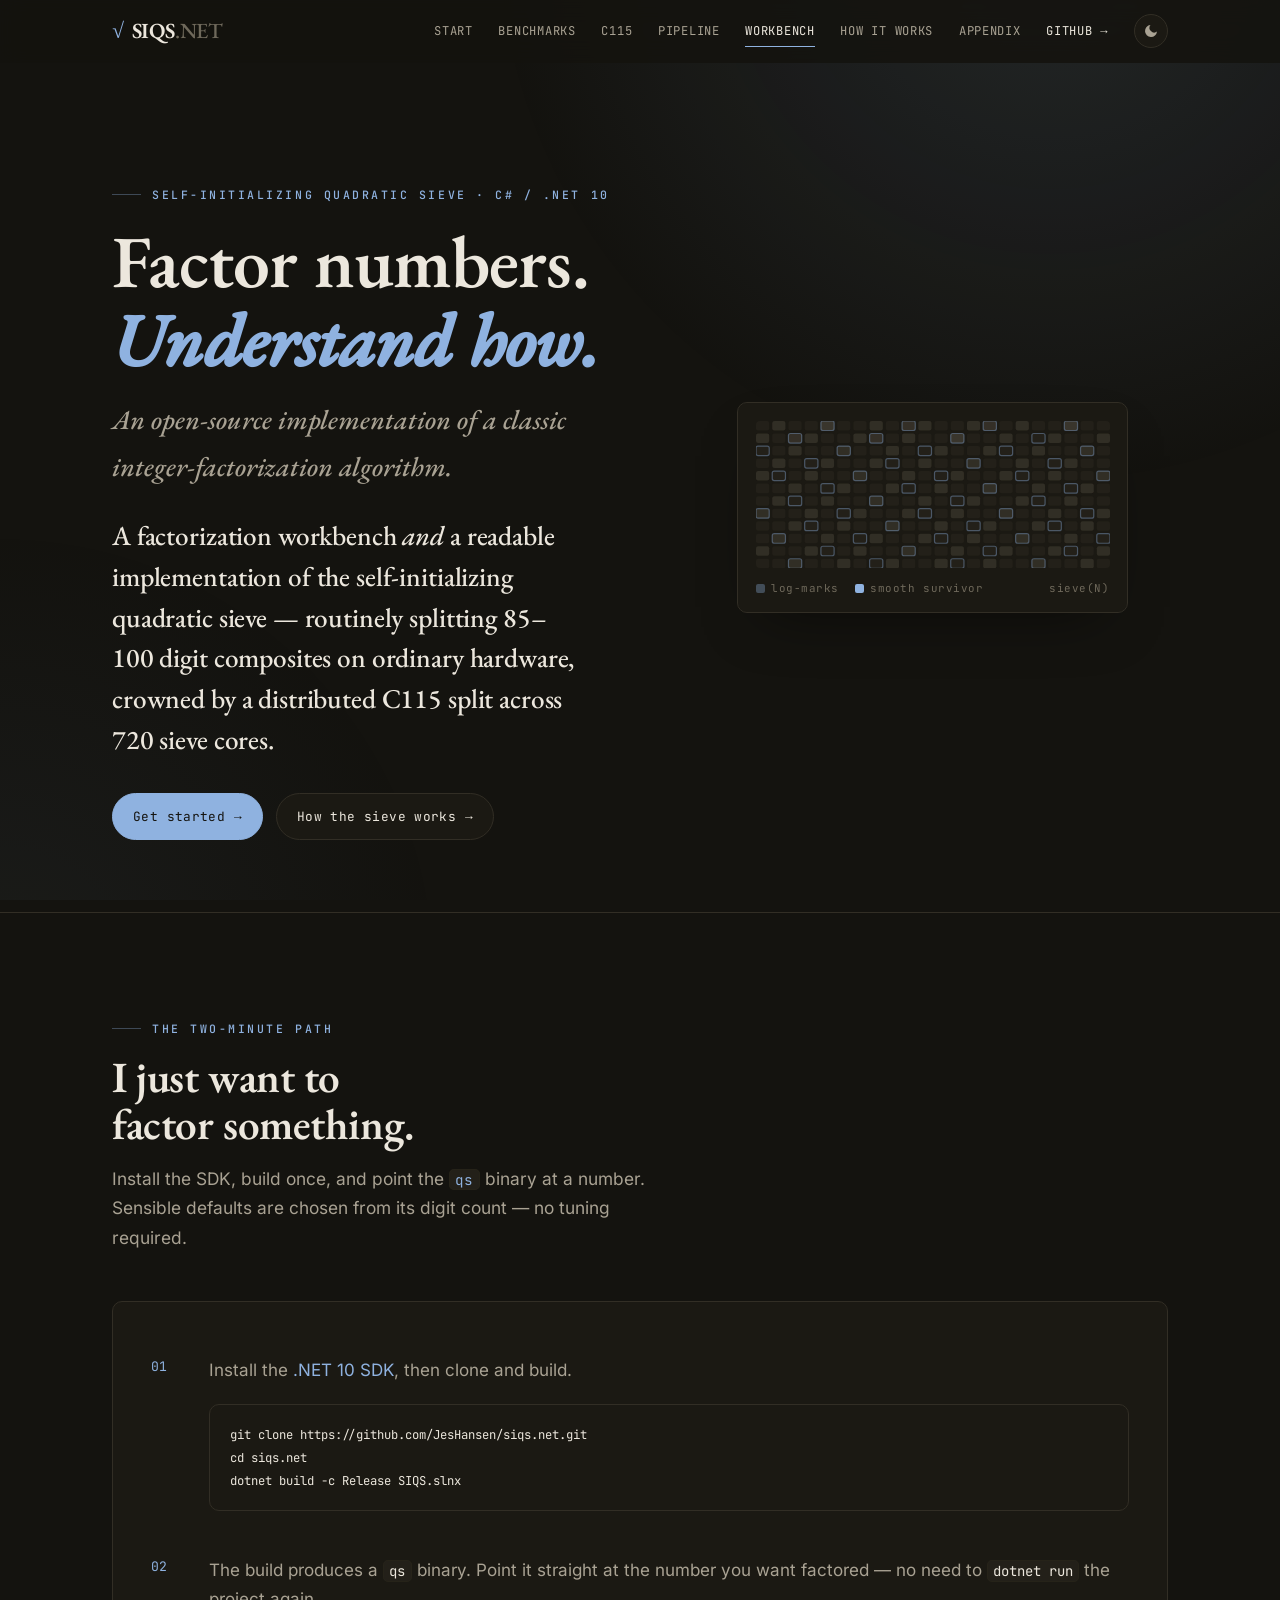
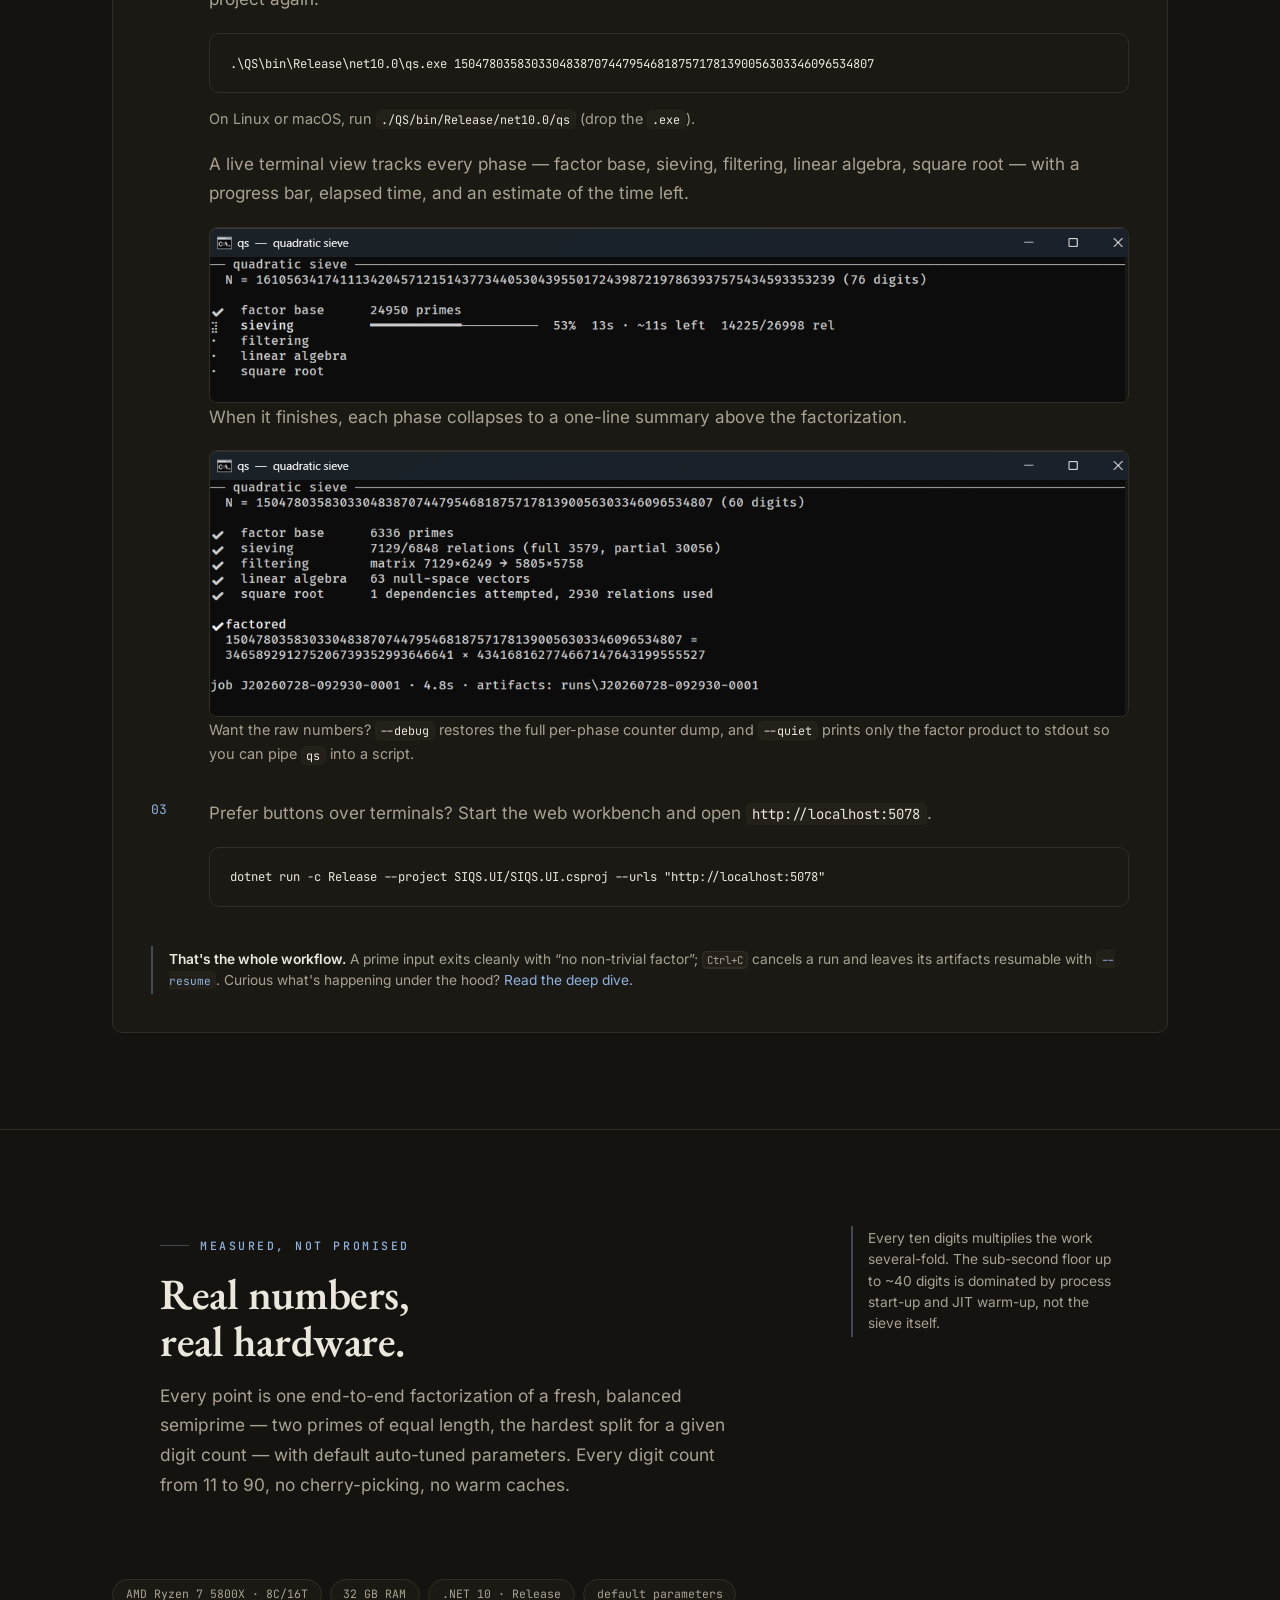
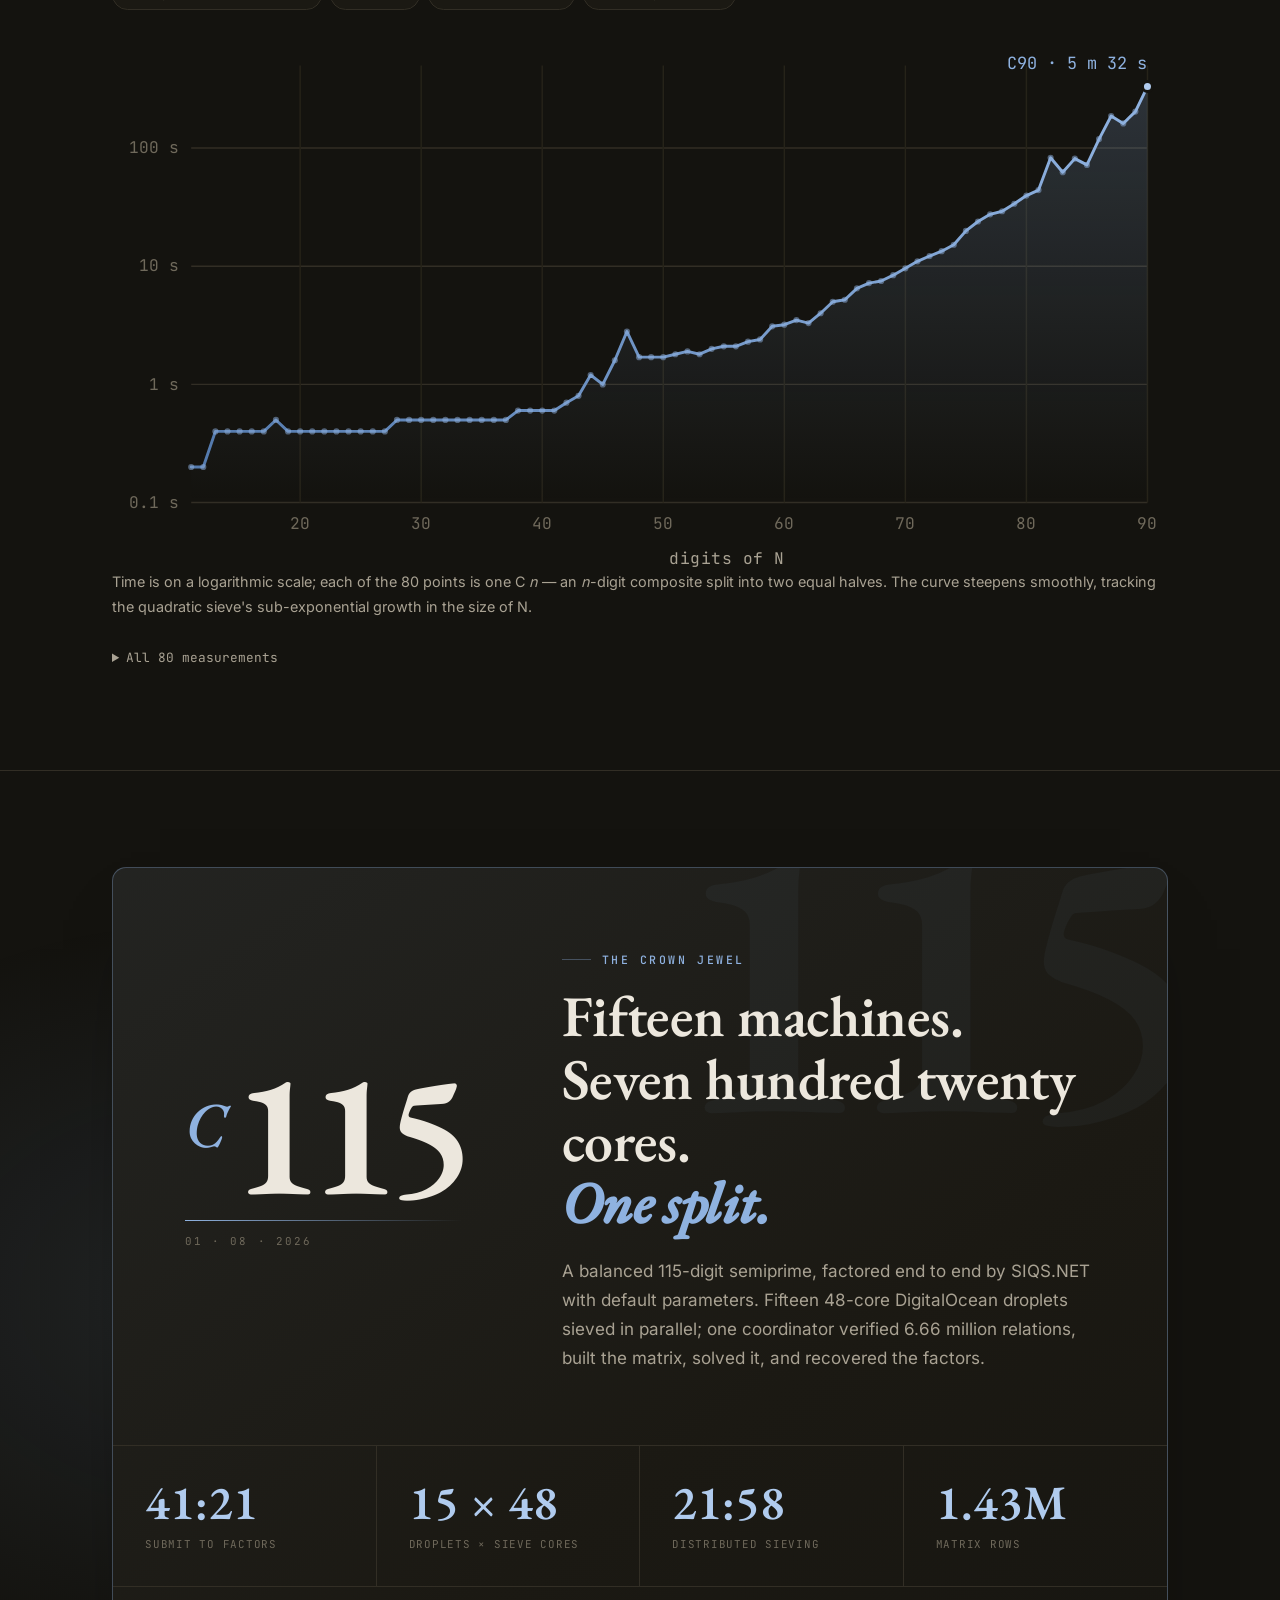
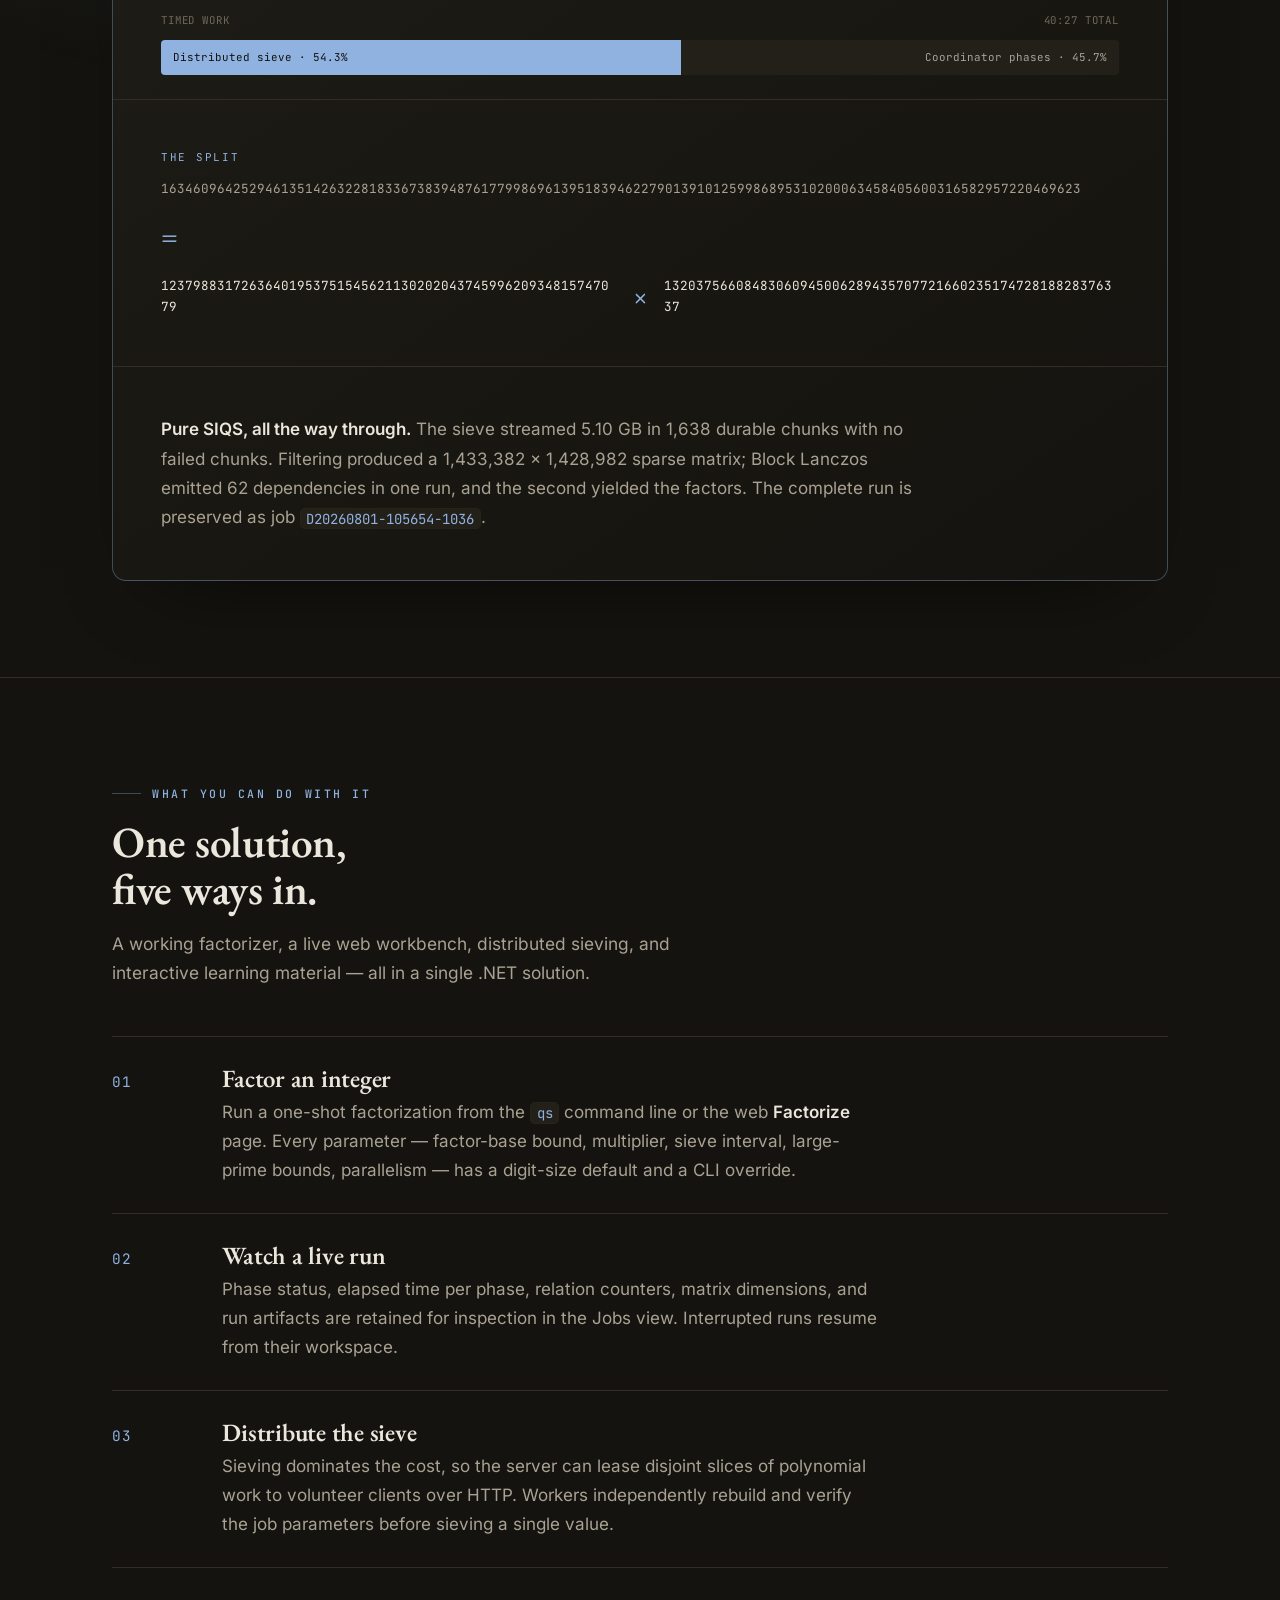
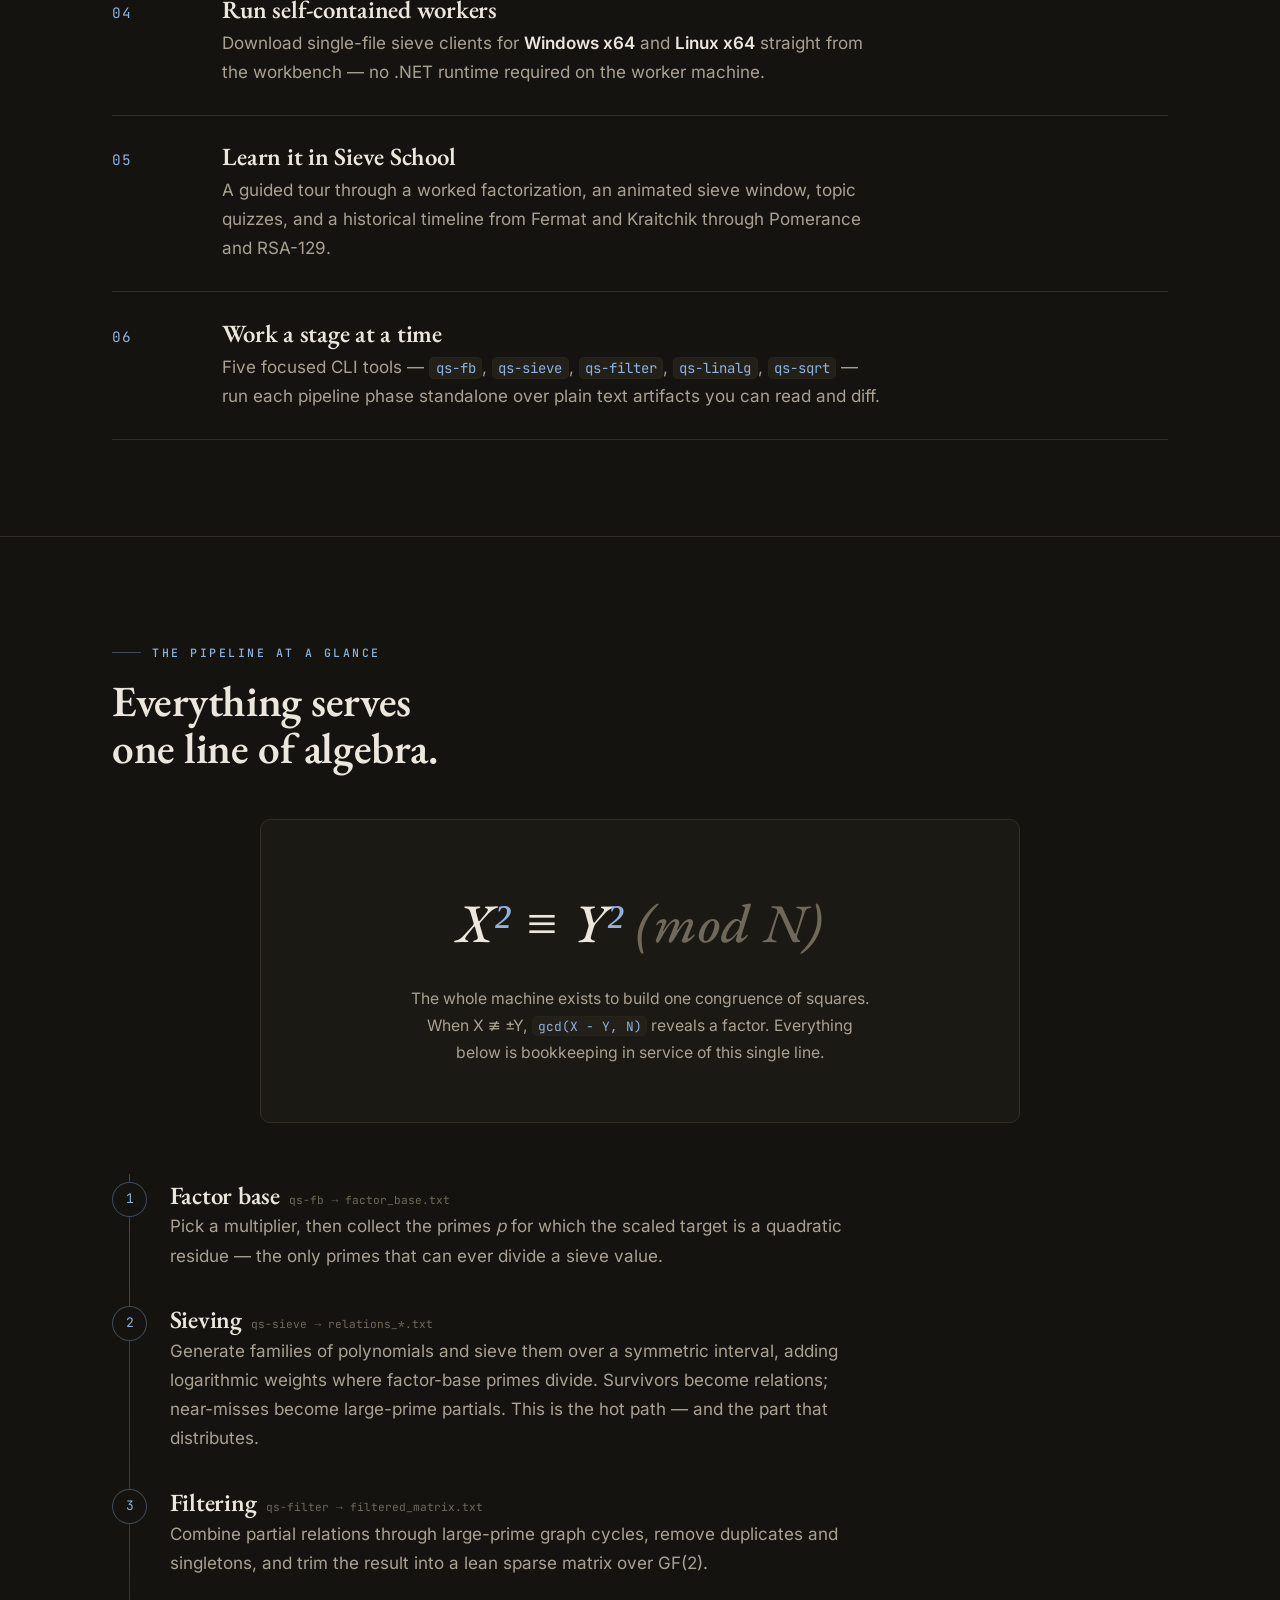
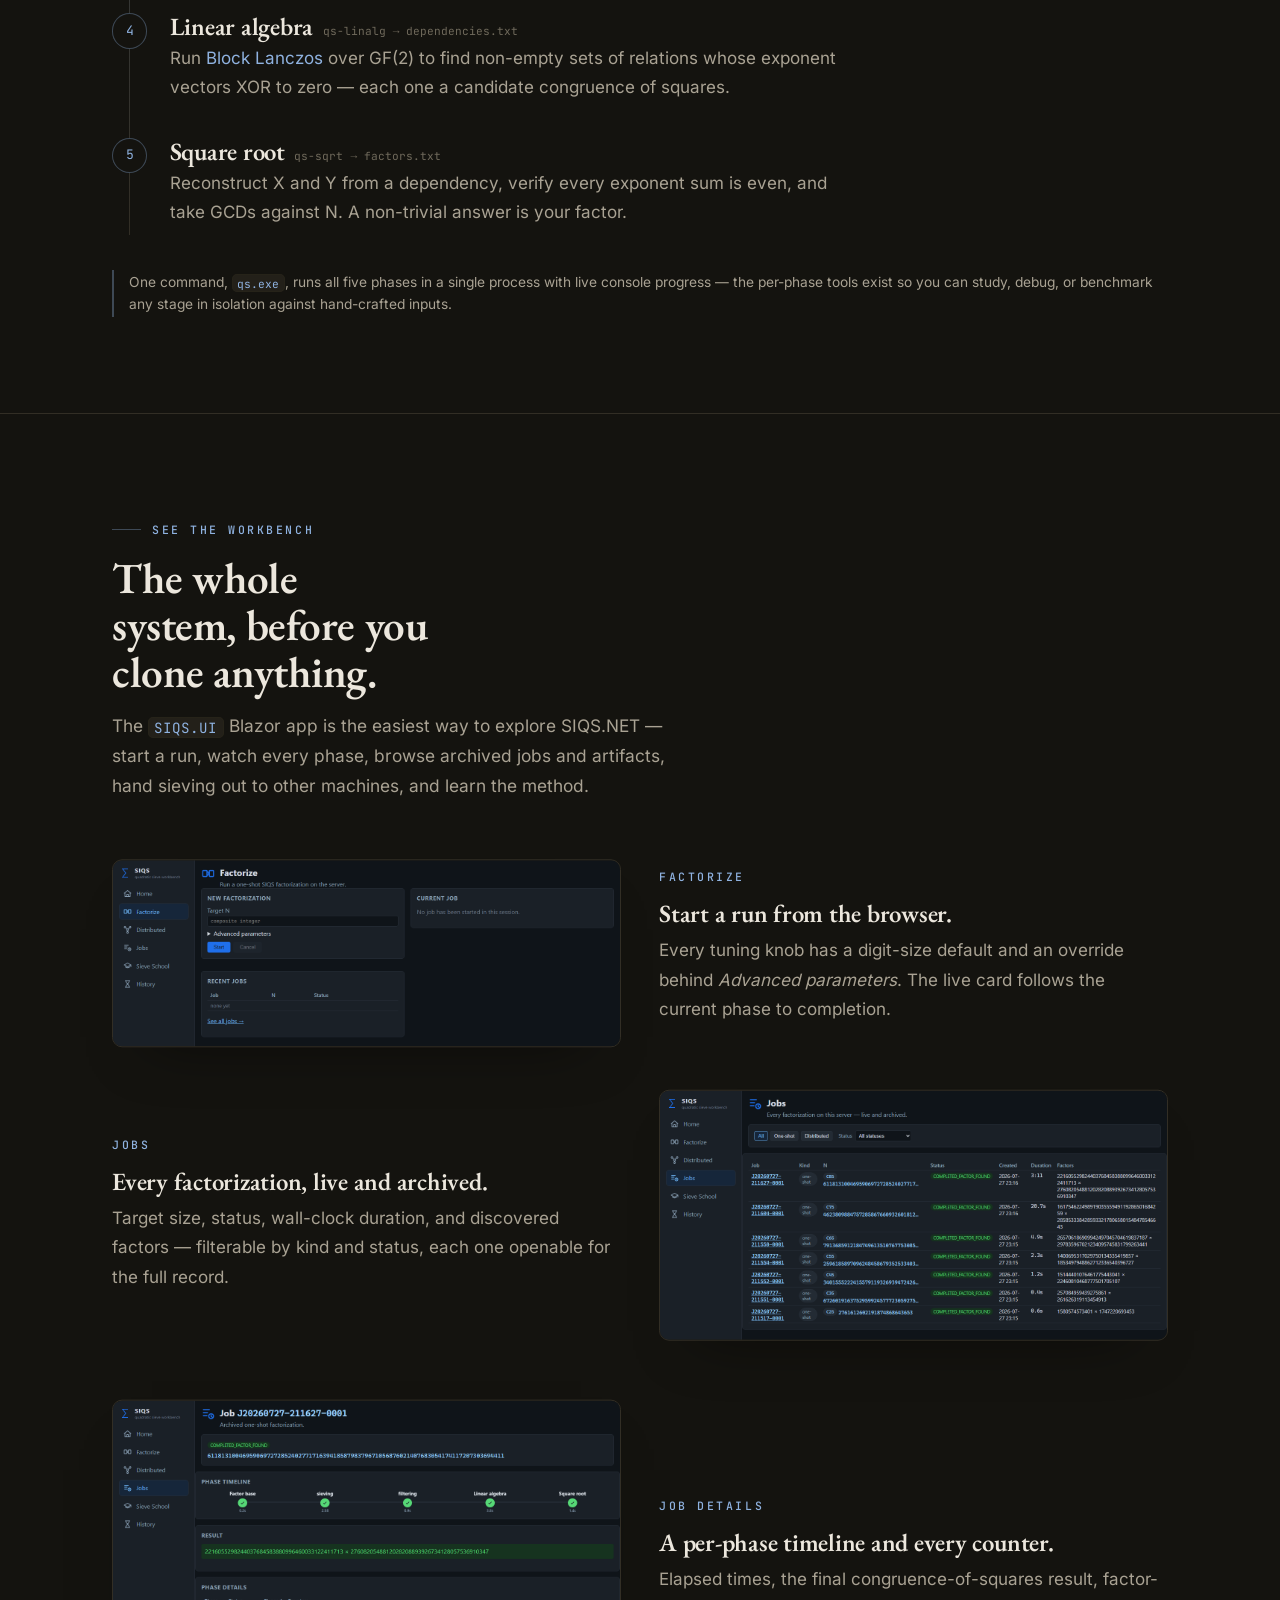
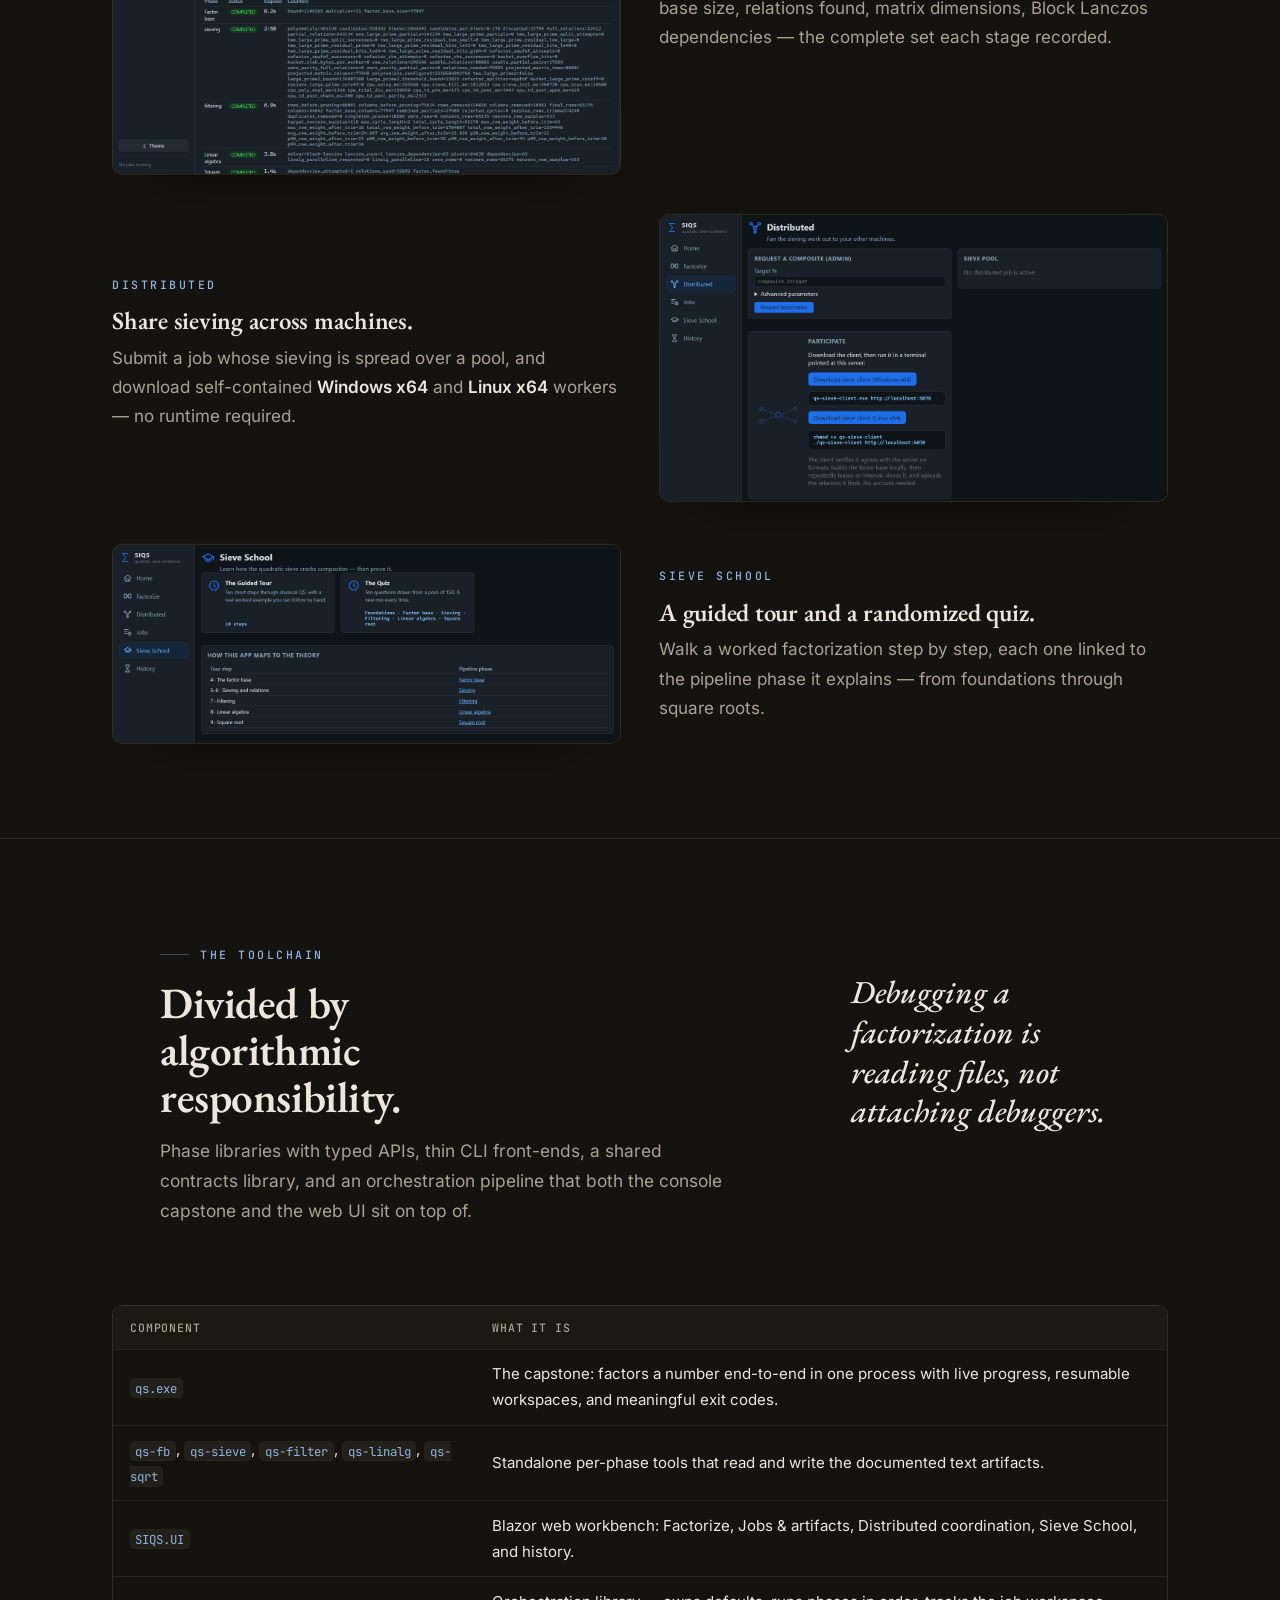
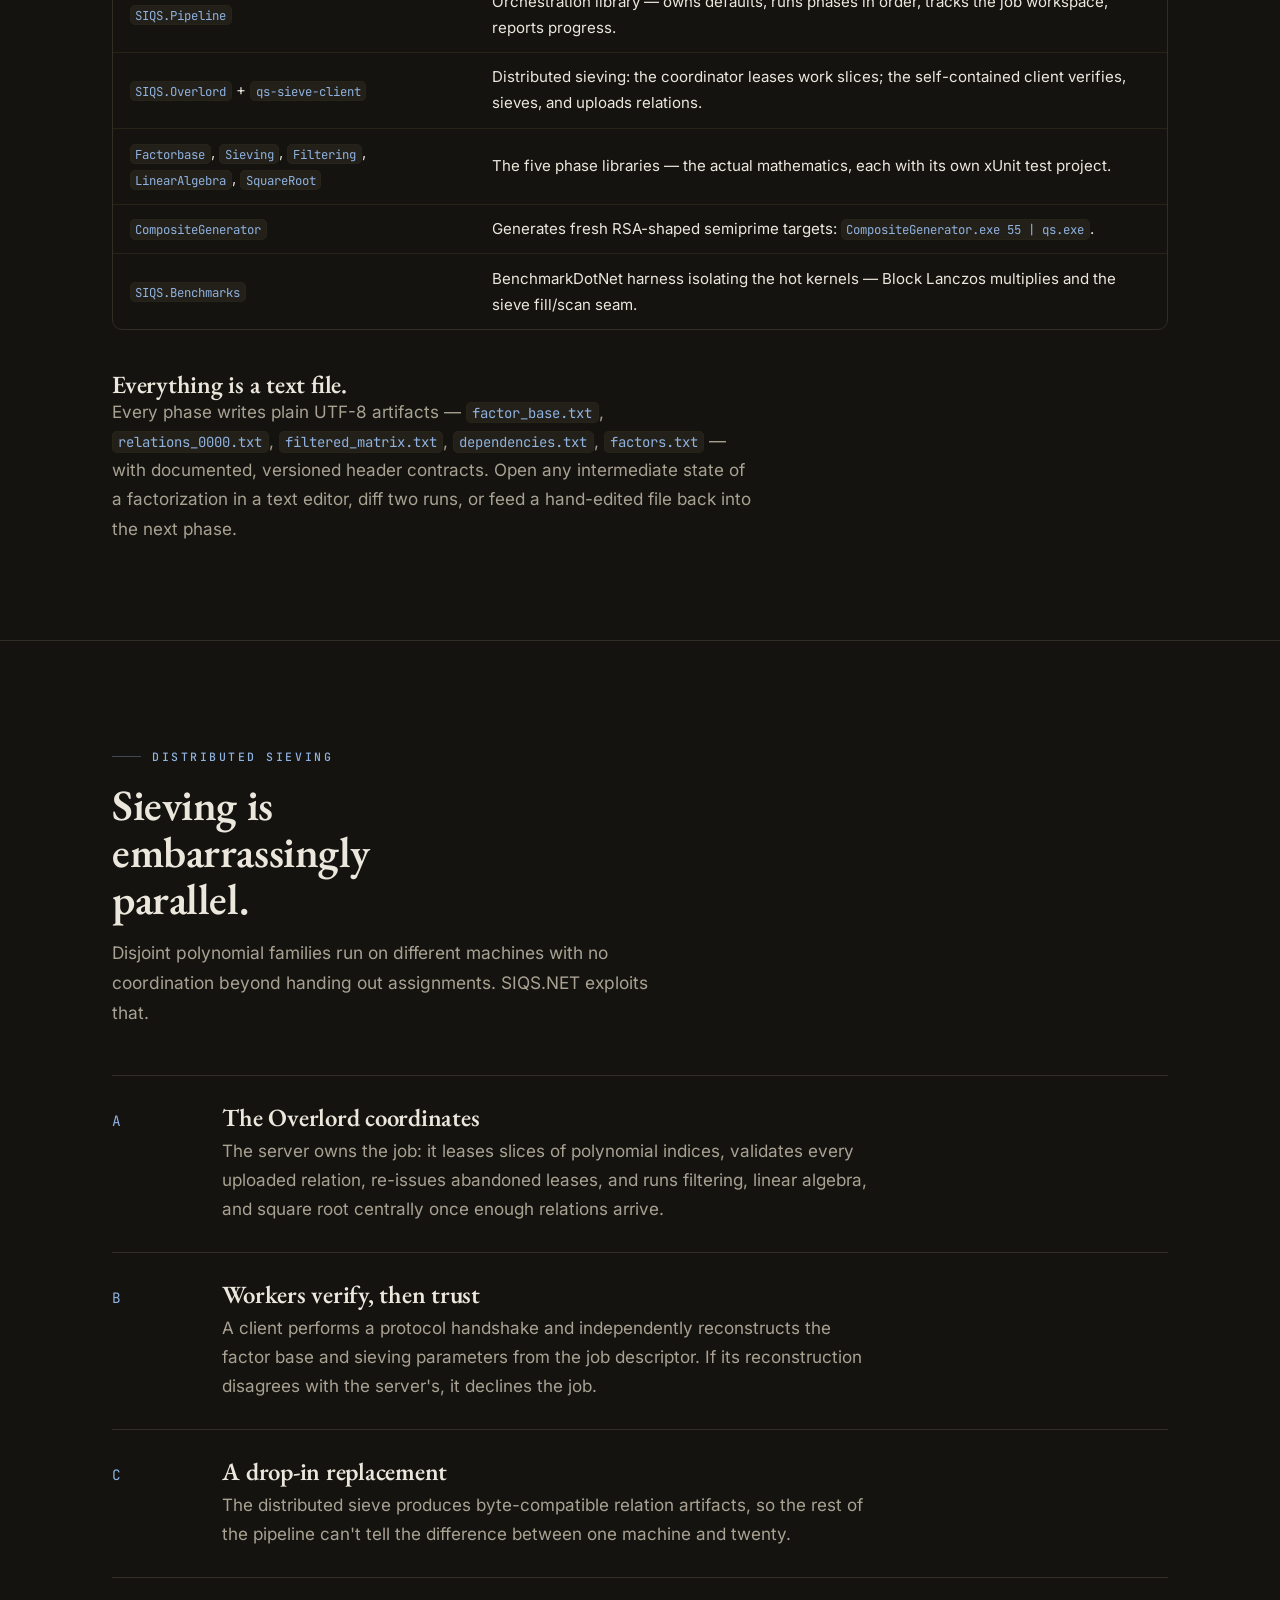
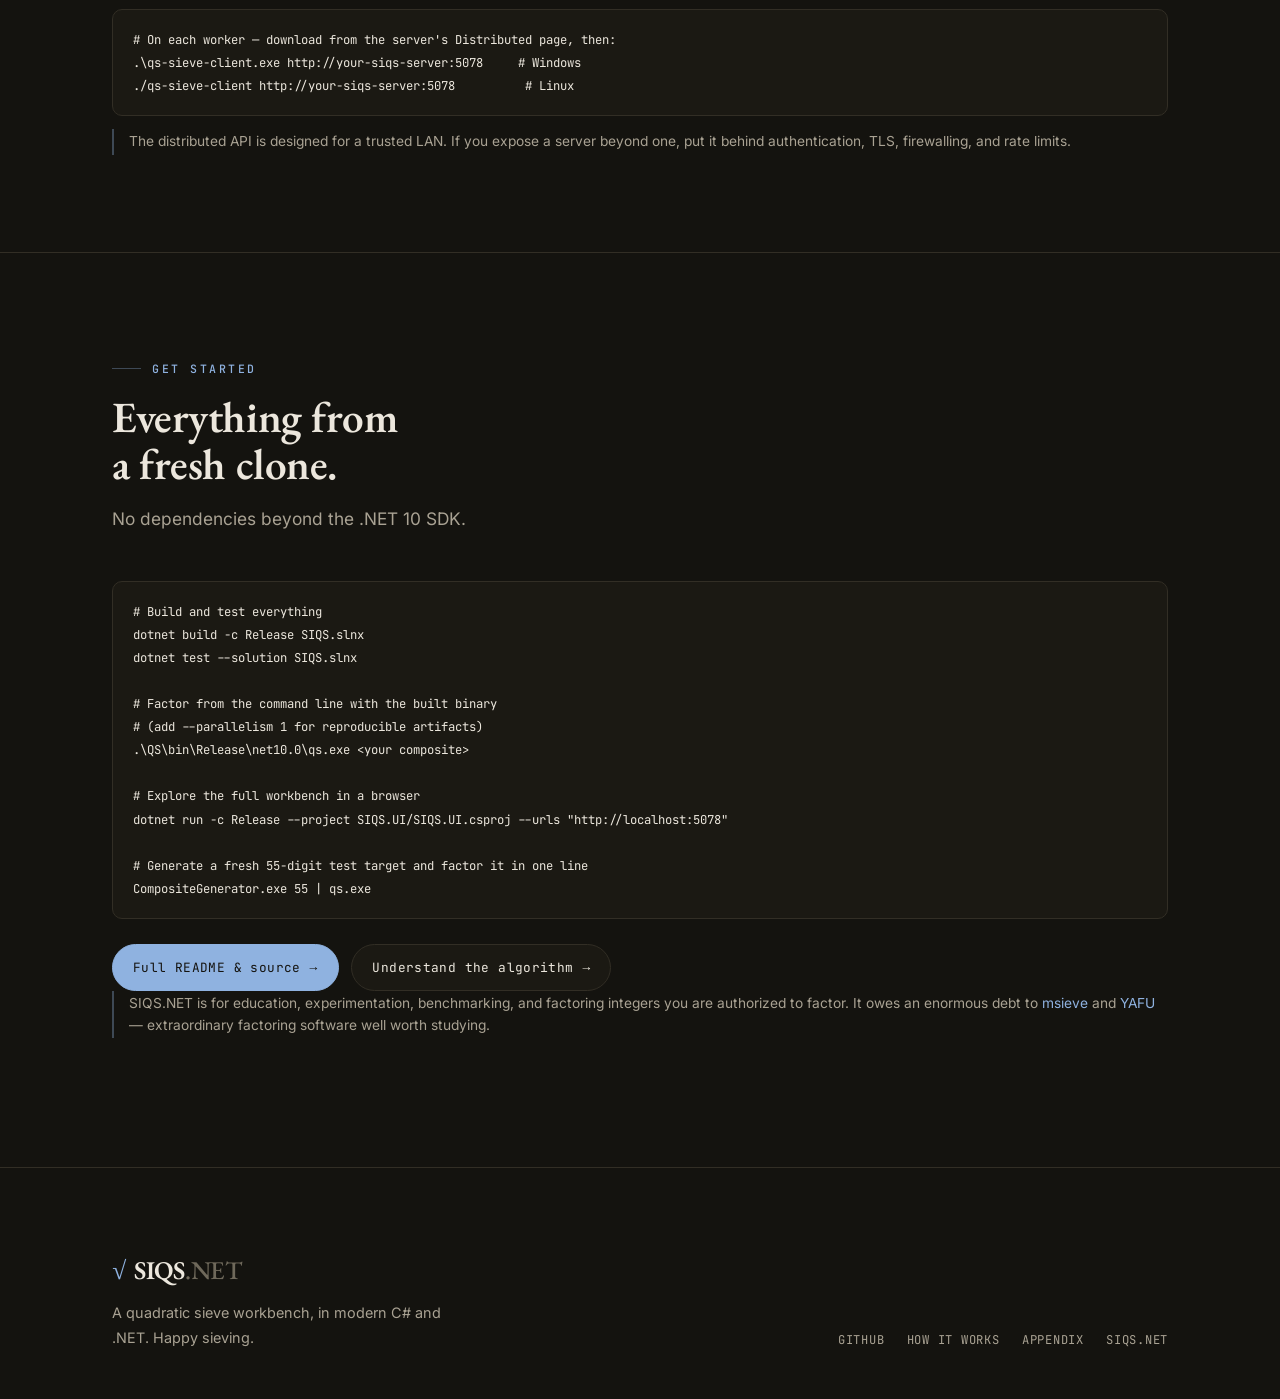
<file: index.html>
<!DOCTYPE html>
<html lang="en">
<head>
  <meta charset="utf-8" />
  <meta name="viewport" content="width=device-width, initial-scale=1" />
  <title>SIQS.NET — a quadratic sieve workbench</title>
  <meta name="description" content="SIQS.NET is an open-source implementation of the self-initializing quadratic sieve in modern C# and .NET — a factorization workbench and an explorable implementation of a classic integer-factorization algorithm." />

  <meta property="og:type" content="website" />
  <meta property="og:title" content="SIQS.NET — a quadratic sieve workbench" />
  <meta property="og:description" content="An open-source self-initializing quadratic sieve in modern C# and .NET. Factor numbers. Understand how." />
  <meta property="og:url" content="https://siqs.net/" />
  <meta name="twitter:card" content="summary" />

  <link rel="canonical" href="https://siqs.net/" />
  <link rel="icon" href="data:image/svg+xml,<svg xmlns='http://www.w3.org/2000/svg' viewBox='0 0 100 100'><text y='.9em' font-size='90' font-family='serif' font-style='italic'>&#8730;</text></svg>" />
  <link rel="preload" href="fonts/ebgaramond-600-latin.woff2" as="font" type="font/woff2" crossorigin />
  <link rel="preload" href="fonts/inter-400-latin.woff2" as="font" type="font/woff2" crossorigin />
  <link rel="stylesheet" href="css/fonts.css" />
  <link rel="stylesheet" href="css/style.css" />
  <noscript><style>.reveal,.reveal-line,.pipeline::before,.bench-area{opacity:1!important;transform:none!important}</style></noscript>
  <script>
    // Set theme before first paint (default: dark) to avoid a flash.
    (function () {
      try {
        var t = localStorage.getItem("siqs-theme");
        document.documentElement.setAttribute("data-theme", t === "light" ? "light" : "dark");
      } catch (e) { document.documentElement.setAttribute("data-theme", "dark"); }
    })();
  </script>
</head>
<body>

  <header class="site">
    <div class="nav">
      <div class="brand"><span class="mark">√</span><span>SIQS<span class="dot">.NET</span></span></div>
      <nav class="nav-links">
        <a class="hide-sm" href="#start">Start</a>
        <a class="hide-sm" href="#benchmarks">Benchmarks</a>
        <a class="hide-md" href="#c115">C115</a>
        <a class="hide-sm" href="#pipeline">Pipeline</a>
        <a class="hide-sm" href="#workbench">Workbench</a>
        <a href="how-it-works.html">How&nbsp;it&nbsp;works</a>
        <a class="hide-sm" href="appendix.html">Appendix</a>
        <a class="ghlink" href="https://github.com/JesHansen/siqs.net">GitHub&nbsp;&rarr;</a>
        <button class="theme-toggle" type="button" aria-label="Toggle light and dark theme" title="Toggle theme">
          <svg class="moon" viewBox="0 0 24 24" aria-hidden="true"><path d="M21 12.8A9 9 0 1 1 11.2 3a7 7 0 0 0 9.8 9.8z"/></svg>
          <svg class="sun" viewBox="0 0 24 24" aria-hidden="true"><path d="M12 17a5 5 0 1 1 0-10 5 5 0 0 1 0 10zm0-13a1 1 0 0 1-1-1V1a1 1 0 0 1 2 0v2a1 1 0 0 1-1 1zm0 20a1 1 0 0 1-1-1v-2a1 1 0 0 1 2 0v2a1 1 0 0 1-1 1zM4 13H2a1 1 0 0 1 0-2h2a1 1 0 0 1 0 2zm18 0h-2a1 1 0 0 1 0-2h2a1 1 0 0 1 0 2zM5.6 6.9 4.2 5.5a1 1 0 0 1 1.4-1.4L7 5.5A1 1 0 0 1 5.6 6.9zm12.8 12.8L17 18.3a1 1 0 0 1 1.4-1.4l1.4 1.4a1 1 0 0 1-1.4 1.4zM18.4 6.9A1 1 0 0 1 17 5.5l1.4-1.4a1 1 0 0 1 1.4 1.4zM5.6 19.7a1 1 0 0 1-1.4-1.4L5.6 17A1 1 0 0 1 7 18.3z"/></svg>
        </button>
      </nav>
    </div>
  </header>

  <main>

    <!-- ============================ Hero ============================ -->
    <section class="hero">
      <div class="wrap">
        <div class="hero-grid">
          <div class="hero-copy">
            <span class="kicker reveal">Self-initializing quadratic sieve · C# / .NET 10</span>
            <h1 class="reveal d1">Factor numbers.<br /><span class="u">Understand how.</span></h1>
            <p class="tagline reveal d2">An open-source implementation of a classic integer-factorization algorithm.</p>
            <p class="lede reveal d3">
              A factorization workbench <em>and</em> a readable implementation of the
              self-initializing quadratic sieve — routinely splitting 85–100&nbsp;digit composites
              on ordinary hardware, crowned by a distributed C115 split across 720 sieve cores.
            </p>
            <div class="cta-row reveal d4">
              <a class="btn btn-primary" href="#start">Get started <span class="arrow">→</span></a>
              <a class="btn btn-ghost" href="how-it-works.html">How the sieve works <span class="arrow">→</span></a>
            </div>
          </div>

          <figure class="sieve-fig reveal d3" aria-label="A live miniature of the sieve: factor-base primes stamp their arithmetic progressions across an interval, and the smooth survivors light up.">
            <canvas id="sieve-canvas" role="img"
              aria-label="An animated sieve interval. Primes mark their multiples across a grid of cells; a scan then highlights the smooth survivors."></canvas>
            <figcaption>
              <span class="legend">
                <span><span class="swatch hit"></span> log-marks</span>
                <span><span class="swatch"></span> smooth survivor</span>
              </span>
              <span>sieve(N)</span>
            </figcaption>
          </figure>
        </div>
      </div>
    </section>

    <!-- ============================ Start / TL;DR ============================ -->
    <section id="start" class="chapter">
      <div class="wrap">
        <div class="chapter-head reveal">
          <span class="kicker">The two-minute path</span>
          <h2>I just want to factor something.</h2>
          <p class="section-lede">Install the SDK, build once, and point the <code>qs</code> binary at a
            number. Sensible defaults are chosen from its digit count — no tuning required.</p>
        </div>

        <div class="panel reveal">
          <div class="steps">
            <div class="step">
              <div class="marker"></div>
              <div class="body">
                <p>Install the <a href="https://dotnet.microsoft.com/download">.NET&nbsp;10 SDK</a>, then clone and build.</p>
                <pre><code>git clone https://github.com/JesHansen/siqs.net.git
cd siqs.net
dotnet build -c Release SIQS.slnx</code></pre>
              </div>
            </div>

            <div class="step">
              <div class="marker"></div>
              <div class="body">
                <p>The build produces a <code>qs</code> binary. Point it straight at the number you want factored — no need to <code>dotnet run</code> the project again.</p>
                <pre><code>.\QS\bin\Release\net10.0\qs.exe 150478035830330483870744795468187571781390056303346096534807</code></pre>
                <p class="hint">On Linux or macOS, run <code>./QS/bin/Release/net10.0/qs</code> (drop the <code>.exe</code>).</p>
                <p>A live terminal view tracks every phase — factor base, sieving, filtering, linear algebra, square root — with a progress bar, elapsed time, and an estimate of the time left.</p>
                <figure class="term reveal">
                  <img src="img/qs-tui-live.png" width="1204" height="228" loading="lazy"
                       alt="The qs terminal UI mid-run: factor base done, sieving at 53% with a live progress bar showing elapsed time, estimated time left, and relations found, and the remaining phases still pending." />
                </figure>
                <p>When it finishes, each phase collapses to a one-line summary above the factorization.</p>
                <figure class="term reveal">
                  <img src="img/qs-tui-result.png" width="1204" height="348" loading="lazy"
                       alt="The qs terminal UI after completion: all five phases checked off with one-line summaries, the result N = p times q, and a dim job and artifacts footer." />
                </figure>
                <p class="hint">Want the raw numbers? <code>--debug</code> restores the full per-phase counter dump, and <code>--quiet</code> prints only the factor product to stdout so you can pipe <code>qs</code> into a script.</p>
              </div>
            </div>

            <div class="step">
              <div class="marker"></div>
              <div class="body">
                <p>Prefer buttons over terminals? Start the web workbench and open <code>http://localhost:5078</code>.</p>
                <pre><code>dotnet run -c Release --project SIQS.UI/SIQS.UI.csproj --urls "http://localhost:5078"</code></pre>
              </div>
            </div>
          </div>

          <p class="note" style="margin-top:1.6rem">
            <strong>That's the whole workflow.</strong> A prime input exits cleanly with “no non-trivial
            factor”; <kbd>Ctrl+C</kbd> cancels a run and leaves its artifacts resumable with
            <code>--resume</code>. Curious what's happening under the hood?
            <a href="how-it-works.html">Read the deep dive.</a>
          </p>
        </div>
      </div>
    </section>

    <!-- ============================ Benchmarks ============================ -->
    <section id="benchmarks" class="chapter">
      <div class="wrap">
        <div class="leaf">
          <div class="chapter-head reveal">
            <span class="kicker">Measured, not promised</span>
            <h2>Real numbers, real hardware.</h2>
            <p class="section-lede">Every point is one end-to-end factorization of a fresh, balanced
              semiprime — two primes of equal length, the hardest split for a given digit count — with
              default auto-tuned parameters. Every digit count from 11 to 90, no cherry-picking, no warm
              caches.</p>
          </div>
          <p class="note margin">Every ten digits multiplies the work several-fold. The sub-second floor
            up to ~40 digits is dominated by process start-up and JIT warm-up, not the sieve itself.</p>
        </div>

        <div class="rig reveal" style="margin-top:2rem">
          <span class="chip">AMD Ryzen 7 5800X · 8C/16T</span>
          <span class="chip">32 GB RAM</span>
          <span class="chip">.NET 10 · Release</span>
          <span class="chip">default parameters</span>
        </div>

        <figure class="benchfig reveal">
          <svg class="benchplot" viewBox="0 0 720 360" role="img"
     aria-label="Wall-clock factorization time versus digit count, from 11 to 90 digits, on a logarithmic time axis. Time rises from about 0.4 seconds at 25 digits to 5 minutes 32 seconds at 90 digits.">
            <defs>
              <linearGradient id="benchLine" x1="0" y1="0" x2="1" y2="0">
                <stop offset="0" stop-color="var(--accent-deep)" />
                <stop offset="1" stop-color="var(--accent)" />
              </linearGradient>
              <linearGradient id="benchArea" x1="0" y1="0" x2="0" y2="1">
                <stop offset="0" stop-color="var(--accent)" stop-opacity="0.20" />
                <stop offset="1" stop-color="var(--accent)" stop-opacity="0" />
              </linearGradient>
            </defs>

            <line class="grid" x1="54" y1="314" x2="706" y2="314" />
            <text class="ylab" x="46" y="317.5">0.1 s</text>
            <line class="grid" x1="54" y1="233.44" x2="706" y2="233.44" />
            <text class="ylab" x="46" y="236.94">1 s</text>
            <line class="grid" x1="54" y1="152.87" x2="706" y2="152.87" />
            <text class="ylab" x="46" y="156.37">10 s</text>
            <line class="grid" x1="54" y1="72.31" x2="706" y2="72.31" />
            <text class="ylab" x="46" y="75.81">100 s</text>
            <line class="grid vgrid" x1="128.28" y1="16" x2="128.28" y2="314" />
            <text class="xlab" x="128.28" y="332">20</text>
            <line class="grid vgrid" x1="210.81" y1="16" x2="210.81" y2="314" />
            <text class="xlab" x="210.81" y="332">30</text>
            <line class="grid vgrid" x1="293.34" y1="16" x2="293.34" y2="314" />
            <text class="xlab" x="293.34" y="332">40</text>
            <line class="grid vgrid" x1="375.87" y1="16" x2="375.87" y2="314" />
            <text class="xlab" x="375.87" y="332">50</text>
            <line class="grid vgrid" x1="458.41" y1="16" x2="458.41" y2="314" />
            <text class="xlab" x="458.41" y="332">60</text>
            <line class="grid vgrid" x1="540.94" y1="16" x2="540.94" y2="314" />
            <text class="xlab" x="540.94" y="332">70</text>
            <line class="grid vgrid" x1="623.47" y1="16" x2="623.47" y2="314" />
            <text class="xlab" x="623.47" y="332">80</text>
            <line class="grid vgrid" x1="706" y1="16" x2="706" y2="314" />
            <text class="xlab" x="706" y="332">90</text>

            <path class="bench-area" d="M54 314 L54 289.75 L62.25 289.75 L70.51 265.5 L78.76 265.5 L87.01 265.5 L95.27 265.5 L103.52 265.5 L111.77 257.69 L120.03 265.5 L128.28 265.5 L136.53 265.5 L144.78 265.5 L153.04 265.5 L161.29 265.5 L169.54 265.5 L177.8 265.5 L186.05 265.5 L194.3 257.69 L202.56 257.69 L210.81 257.69 L219.06 257.69 L227.32 257.69 L235.57 257.69 L243.82 257.69 L252.08 257.69 L260.33 257.69 L268.58 257.69 L276.84 251.31 L285.09 251.31 L293.34 251.31 L301.59 251.31 L309.85 245.92 L318.1 241.24 L326.35 227.06 L334.61 233.44 L342.86 216.99 L351.11 197.41 L359.37 214.87 L367.62 214.87 L375.87 214.87 L384.13 212.87 L392.38 210.98 L400.63 212.87 L408.89 209.19 L417.14 207.48 L425.39 207.48 L433.65 204.3 L441.9 202.81 L450.15 193.85 L458.41 192.74 L466.66 189.61 L474.91 191.66 L483.16 184.93 L491.42 177.13 L499.67 175.75 L507.92 167.95 L516.18 164.37 L524.43 162.94 L532.68 158.97 L540.94 154.3 L549.19 149.54 L557.44 145.92 L565.7 142.63 L573.95 138.22 L582.2 128.8 L590.46 122.39 L598.71 117.48 L606.96 115.38 L615.22 110.26 L623.47 104.72 L631.72 100.96 L639.97 78.96 L648.23 88.76 L656.48 79.51 L664.73 83.8 L672.99 66.22 L681.24 50.45 L689.49 55.52 L697.75 47.47 L706 30.37 L706 314 Z" fill="url(#benchArea)" />
            <path class="bench-line" d="M54 289.75 L62.25 289.75 L70.51 265.5 L78.76 265.5 L87.01 265.5 L95.27 265.5 L103.52 265.5 L111.77 257.69 L120.03 265.5 L128.28 265.5 L136.53 265.5 L144.78 265.5 L153.04 265.5 L161.29 265.5 L169.54 265.5 L177.8 265.5 L186.05 265.5 L194.3 257.69 L202.56 257.69 L210.81 257.69 L219.06 257.69 L227.32 257.69 L235.57 257.69 L243.82 257.69 L252.08 257.69 L260.33 257.69 L268.58 257.69 L276.84 251.31 L285.09 251.31 L293.34 251.31 L301.59 251.31 L309.85 245.92 L318.1 241.24 L326.35 227.06 L334.61 233.44 L342.86 216.99 L351.11 197.41 L359.37 214.87 L367.62 214.87 L375.87 214.87 L384.13 212.87 L392.38 210.98 L400.63 212.87 L408.89 209.19 L417.14 207.48 L425.39 207.48 L433.65 204.3 L441.9 202.81 L450.15 193.85 L458.41 192.74 L466.66 189.61 L474.91 191.66 L483.16 184.93 L491.42 177.13 L499.67 175.75 L507.92 167.95 L516.18 164.37 L524.43 162.94 L532.68 158.97 L540.94 154.3 L549.19 149.54 L557.44 145.92 L565.7 142.63 L573.95 138.22 L582.2 128.8 L590.46 122.39 L598.71 117.48 L606.96 115.38 L615.22 110.26 L623.47 104.72 L631.72 100.96 L639.97 78.96 L648.23 88.76 L656.48 79.51 L664.73 83.8 L672.99 66.22 L681.24 50.45 L689.49 55.52 L697.75 47.47 L706 30.37" />
            <g class="bench-dots">
              <circle cx="54" cy="289.75" r="2.1" /><circle cx="62.25" cy="289.75" r="2.1" /><circle cx="70.51" cy="265.5" r="2.1" /><circle cx="78.76" cy="265.5" r="2.1" /><circle cx="87.01" cy="265.5" r="2.1" /><circle cx="95.27" cy="265.5" r="2.1" /><circle cx="103.52" cy="265.5" r="2.1" /><circle cx="111.77" cy="257.69" r="2.1" /><circle cx="120.03" cy="265.5" r="2.1" /><circle cx="128.28" cy="265.5" r="2.1" /><circle cx="136.53" cy="265.5" r="2.1" /><circle cx="144.78" cy="265.5" r="2.1" /><circle cx="153.04" cy="265.5" r="2.1" /><circle cx="161.29" cy="265.5" r="2.1" /><circle cx="169.54" cy="265.5" r="2.1" /><circle cx="177.8" cy="265.5" r="2.1" /><circle cx="186.05" cy="265.5" r="2.1" /><circle cx="194.3" cy="257.69" r="2.1" /><circle cx="202.56" cy="257.69" r="2.1" /><circle cx="210.81" cy="257.69" r="2.1" /><circle cx="219.06" cy="257.69" r="2.1" /><circle cx="227.32" cy="257.69" r="2.1" /><circle cx="235.57" cy="257.69" r="2.1" /><circle cx="243.82" cy="257.69" r="2.1" /><circle cx="252.08" cy="257.69" r="2.1" /><circle cx="260.33" cy="257.69" r="2.1" /><circle cx="268.58" cy="257.69" r="2.1" /><circle cx="276.84" cy="251.31" r="2.1" /><circle cx="285.09" cy="251.31" r="2.1" /><circle cx="293.34" cy="251.31" r="2.1" /><circle cx="301.59" cy="251.31" r="2.1" /><circle cx="309.85" cy="245.92" r="2.1" /><circle cx="318.1" cy="241.24" r="2.1" /><circle cx="326.35" cy="227.06" r="2.1" /><circle cx="334.61" cy="233.44" r="2.1" /><circle cx="342.86" cy="216.99" r="2.1" /><circle cx="351.11" cy="197.41" r="2.1" /><circle cx="359.37" cy="214.87" r="2.1" /><circle cx="367.62" cy="214.87" r="2.1" /><circle cx="375.87" cy="214.87" r="2.1" /><circle cx="384.13" cy="212.87" r="2.1" /><circle cx="392.38" cy="210.98" r="2.1" /><circle cx="400.63" cy="212.87" r="2.1" /><circle cx="408.89" cy="209.19" r="2.1" /><circle cx="417.14" cy="207.48" r="2.1" /><circle cx="425.39" cy="207.48" r="2.1" /><circle cx="433.65" cy="204.3" r="2.1" /><circle cx="441.9" cy="202.81" r="2.1" /><circle cx="450.15" cy="193.85" r="2.1" /><circle cx="458.41" cy="192.74" r="2.1" /><circle cx="466.66" cy="189.61" r="2.1" /><circle cx="474.91" cy="191.66" r="2.1" /><circle cx="483.16" cy="184.93" r="2.1" /><circle cx="491.42" cy="177.13" r="2.1" /><circle cx="499.67" cy="175.75" r="2.1" /><circle cx="507.92" cy="167.95" r="2.1" /><circle cx="516.18" cy="164.37" r="2.1" /><circle cx="524.43" cy="162.94" r="2.1" /><circle cx="532.68" cy="158.97" r="2.1" /><circle cx="540.94" cy="154.3" r="2.1" /><circle cx="549.19" cy="149.54" r="2.1" /><circle cx="557.44" cy="145.92" r="2.1" /><circle cx="565.7" cy="142.63" r="2.1" /><circle cx="573.95" cy="138.22" r="2.1" /><circle cx="582.2" cy="128.8" r="2.1" /><circle cx="590.46" cy="122.39" r="2.1" /><circle cx="598.71" cy="117.48" r="2.1" /><circle cx="606.96" cy="115.38" r="2.1" /><circle cx="615.22" cy="110.26" r="2.1" /><circle cx="623.47" cy="104.72" r="2.1" /><circle cx="631.72" cy="100.96" r="2.1" /><circle cx="639.97" cy="78.96" r="2.1" /><circle cx="648.23" cy="88.76" r="2.1" /><circle cx="656.48" cy="79.51" r="2.1" /><circle cx="664.73" cy="83.8" r="2.1" /><circle cx="672.99" cy="66.22" r="2.1" /><circle cx="681.24" cy="50.45" r="2.1" /><circle cx="689.49" cy="55.52" r="2.1" /><circle cx="697.75" cy="47.47" r="2.1" /><circle cx="706" cy="30.37" r="2.1" />
            </g>

            <circle class="peak-dot" cx="706" cy="30.37" r="3.4" />
            <text class="peak-lab" x="706" y="18.37" text-anchor="end">C90 · 5 m 32 s</text>

            <text class="axis-title x" x="380" y="356">digits of N</text>

            <g class="bench-cursor">
              <line class="cursor-line" x1="0" y1="16" x2="0" y2="314" />
              <circle class="cursor-dot" r="4" cx="-10" cy="-10" />
            </g>
            <rect class="bench-hit" x="54" y="16" width="652" height="298" fill="transparent" />
          </svg>
          <figcaption class="hint">Time is on a logarithmic scale; each of the 80 points is one C&thinsp;<em>n</em> — an <em>n</em>-digit composite split into two equal halves. The curve steepens smoothly, tracking the quadratic sieve's sub-exponential growth in the size of N.</figcaption>
        </figure>

        <details class="chart-data reveal">
          <summary>All 80 measurements</summary>
          <div class="table-scroll bench-table">
            <table>
              <thead><tr><th>Composite</th><th>Time</th><th>Composite</th><th>Time</th></tr></thead>
              <tbody>
                <tr><td>C11</td><td>0.2 s</td><td>C51</td><td>1.8 s</td></tr>
                <tr><td>C12</td><td>0.2 s</td><td>C52</td><td>1.9 s</td></tr>
                <tr><td>C13</td><td>0.4 s</td><td>C53</td><td>1.8 s</td></tr>
                <tr><td>C14</td><td>0.4 s</td><td>C54</td><td>2.0 s</td></tr>
                <tr><td>C15</td><td>0.4 s</td><td>C55</td><td>2.1 s</td></tr>
                <tr><td>C16</td><td>0.4 s</td><td>C56</td><td>2.1 s</td></tr>
                <tr><td>C17</td><td>0.4 s</td><td>C57</td><td>2.3 s</td></tr>
                <tr><td>C18</td><td>0.5 s</td><td>C58</td><td>2.4 s</td></tr>
                <tr><td>C19</td><td>0.4 s</td><td>C59</td><td>3.1 s</td></tr>
                <tr><td>C20</td><td>0.4 s</td><td>C60</td><td>3.2 s</td></tr>
                <tr><td>C21</td><td>0.4 s</td><td>C61</td><td>3.5 s</td></tr>
                <tr><td>C22</td><td>0.4 s</td><td>C62</td><td>3.3 s</td></tr>
                <tr><td>C23</td><td>0.4 s</td><td>C63</td><td>4.0 s</td></tr>
                <tr><td>C24</td><td>0.4 s</td><td>C64</td><td>5.0 s</td></tr>
                <tr><td>C25</td><td>0.4 s</td><td>C65</td><td>5.2 s</td></tr>
                <tr><td>C26</td><td>0.4 s</td><td>C66</td><td>6.5 s</td></tr>
                <tr><td>C27</td><td>0.4 s</td><td>C67</td><td>7.2 s</td></tr>
                <tr><td>C28</td><td>0.5 s</td><td>C68</td><td>7.5 s</td></tr>
                <tr><td>C29</td><td>0.5 s</td><td>C69</td><td>8.4 s</td></tr>
                <tr><td>C30</td><td>0.5 s</td><td>C70</td><td>9.6 s</td></tr>
                <tr><td>C31</td><td>0.5 s</td><td>C71</td><td>11.0 s</td></tr>
                <tr><td>C32</td><td>0.5 s</td><td>C72</td><td>12.2 s</td></tr>
                <tr><td>C33</td><td>0.5 s</td><td>C73</td><td>13.4 s</td></tr>
                <tr><td>C34</td><td>0.5 s</td><td>C74</td><td>15.2 s</td></tr>
                <tr><td>C35</td><td>0.5 s</td><td>C75</td><td>19.9 s</td></tr>
                <tr><td>C36</td><td>0.5 s</td><td>C76</td><td>23.9 s</td></tr>
                <tr><td>C37</td><td>0.5 s</td><td>C77</td><td>27.5 s</td></tr>
                <tr><td>C38</td><td>0.6 s</td><td>C78</td><td>29.2 s</td></tr>
                <tr><td>C39</td><td>0.6 s</td><td>C79</td><td>33.8 s</td></tr>
                <tr><td>C40</td><td>0.6 s</td><td>C80</td><td>39.6 s</td></tr>
                <tr><td>C41</td><td>0.6 s</td><td>C81</td><td>44.1 s</td></tr>
                <tr><td>C42</td><td>0.7 s</td><td>C82</td><td>1 m 23 s</td></tr>
                <tr><td>C43</td><td>0.8 s</td><td>C83</td><td>1 m 3 s</td></tr>
                <tr><td>C44</td><td>1.2 s</td><td>C84</td><td>1 m 21 s</td></tr>
                <tr><td>C45</td><td>1.0 s</td><td>C85</td><td>1 m 12 s</td></tr>
                <tr><td>C46</td><td>1.6 s</td><td>C86</td><td>1 m 59 s</td></tr>
                <tr><td>C47</td><td>2.8 s</td><td>C87</td><td>3 m 7 s</td></tr>
                <tr><td>C48</td><td>1.7 s</td><td>C88</td><td>2 m 42 s</td></tr>
                <tr><td>C49</td><td>1.7 s</td><td>C89</td><td>3 m 23 s</td></tr>
                <tr><td>C50</td><td>1.7 s</td><td>C90</td><td>5 m 32 s</td></tr>
              </tbody>
            </table>
          </div>
        </details>
      </div>
    </section>

    <!-- ============================ C115 record ============================ -->
    <section id="c115" class="chapter record-chapter" aria-label="C115 factorization showcase">
      <div class="wrap">
        <div class="record-stage reveal">
          <div class="record-top">
            <div class="record-mark" aria-hidden="true">
              <span class="record-c">C</span>
              <span class="record-digits">115</span>
              <span class="record-rule"></span>
              <span class="record-date">01 · 08 · 2026</span>
            </div>

            <div class="record-copy">
              <span class="kicker">The crown jewel</span>
              <h2>Fifteen machines.<br />Seven hundred twenty cores.<br /><em>One split.</em></h2>
              <p class="record-lede">A balanced 115-digit semiprime, factored end to end by SIQS.NET
                with default parameters. Fifteen 48-core DigitalOcean droplets sieved in parallel;
                one coordinator verified 6.66 million relations, built the matrix, solved it, and
                recovered the factors.</p>
            </div>
          </div>

          <div class="record-metrics" aria-label="C115 factorization highlights">
            <div class="record-metric"><strong>41:21</strong><span>submit to factors</span></div>
            <div class="record-metric"><strong>15 × 48</strong><span>droplets × sieve cores</span></div>
            <div class="record-metric"><strong>21:58</strong><span>distributed sieving</span></div>
            <div class="record-metric"><strong>1.43M</strong><span>matrix rows</span></div>
          </div>

          <div class="record-balance" aria-label="Timed work split between distributed sieving and the central finishing phases">
            <div class="record-balance-head">
              <span>Timed work</span>
              <span>40:27 total</span>
            </div>
            <div class="record-bar">
              <div class="record-bar-sieve"><span>Distributed sieve · 54.3%</span></div>
              <div class="record-bar-central"><span>Coordinator phases · 45.7%</span></div>
            </div>
          </div>

          <div class="record-equation">
            <span class="record-equation-label">The split</span>
            <code class="record-n">1634609642529461351426322818336738394876177998696139518394622790139101259986895310200063458405600316582957220469623</code>
            <span class="record-equals">=</span>
            <div class="record-factors">
              <code>1237988317263640195375154562113020204374599620934815747079</code>
              <span>×</span>
              <code>1320375660848306094500628943570772166023517472818828376337</code>
            </div>
          </div>

          <div class="record-foot">
            <p><strong>Pure SIQS, all the way through.</strong> The sieve streamed 5.10&nbsp;GB in 1,638
              durable chunks with no failed chunks. Filtering produced a 1,433,382 × 1,428,982
              sparse matrix; Block Lanczos emitted 62 dependencies in one run, and the second yielded
              the factors. The complete run is preserved as job <code>D20260801-105654-1036</code>.</p>
          </div>
        </div>
      </div>
    </section>

    <!-- ============================ What you can do ============================ -->
    <section id="do" class="chapter">
      <div class="wrap">
        <div class="chapter-head reveal">
          <span class="kicker">What you can do with it</span>
          <h2>One solution, five ways in.</h2>
          <p class="section-lede">A working factorizer, a live web workbench, distributed sieving, and
            interactive learning material — all in a single .NET solution.</p>
        </div>

        <div class="deeds">
          <div class="deed reveal"><div class="idx">01</div><div><h3>Factor an integer</h3>
            <p>Run a one-shot factorization from the <code>qs</code> command line or the web
              <strong>Factorize</strong> page. Every parameter — factor-base bound, multiplier, sieve
              interval, large-prime bounds, parallelism — has a digit-size default and a CLI override.</p></div></div>
          <div class="deed reveal"><div class="idx">02</div><div><h3>Watch a live run</h3>
            <p>Phase status, elapsed time per phase, relation counters, matrix dimensions, and run
              artifacts are retained for inspection in the Jobs view. Interrupted runs resume from their
              workspace.</p></div></div>
          <div class="deed reveal"><div class="idx">03</div><div><h3>Distribute the sieve</h3>
            <p>Sieving dominates the cost, so the server can lease disjoint slices of polynomial work to
              volunteer clients over HTTP. Workers independently rebuild and verify the job parameters
              before sieving a single value.</p></div></div>
          <div class="deed reveal"><div class="idx">04</div><div><h3>Run self-contained workers</h3>
            <p>Download single-file sieve clients for <strong>Windows x64</strong> and
              <strong>Linux x64</strong> straight from the workbench — no .NET runtime required on the
              worker machine.</p></div></div>
          <div class="deed reveal"><div class="idx">05</div><div><h3>Learn it in Sieve School</h3>
            <p>A guided tour through a worked factorization, an animated sieve window, topic quizzes, and
              a historical timeline from Fermat and Kraitchik through Pomerance and RSA-129.</p></div></div>
          <div class="deed reveal"><div class="idx">06</div><div><h3>Work a stage at a time</h3>
            <p>Five focused CLI tools — <code>qs-fb</code>, <code>qs-sieve</code>, <code>qs-filter</code>,
              <code>qs-linalg</code>, <code>qs-sqrt</code> — run each pipeline phase standalone over plain
              text artifacts you can read and diff.</p></div></div>
        </div>
      </div>
    </section>

    <!-- ============================ Pipeline ============================ -->
    <section id="pipeline" class="chapter">
      <div class="wrap">
        <div class="chapter-head reveal">
          <span class="kicker">The pipeline at a glance</span>
          <h2>Everything serves one line of algebra.</h2>
        </div>

        <div class="congruence reveal" style="max-width:760px">
          <div class="eq">X<span class="hl">²</span> ≡ Y<span class="hl">²</span> <span style="color:var(--ink-faint)">(mod N)</span></div>
          <p class="cap">The whole machine exists to build one congruence of squares. When
            X&nbsp;≢&nbsp;±Y, <code>gcd(X − Y, N)</code> reveals a factor. Everything below is bookkeeping
            in service of this single line.</p>
        </div>

        <div class="pipeline reveal" style="margin-top:2.5rem">
          <div class="phase"><div class="dot">1</div><div>
            <h3>Factor base <span class="file">qs-fb → factor_base.txt</span></h3>
            <p>Pick a multiplier, then collect the primes <em>p</em> for which the scaled target is a
              quadratic residue — the only primes that can ever divide a sieve value.</p></div></div>
          <div class="phase"><div class="dot">2</div><div>
            <h3>Sieving <span class="file">qs-sieve → relations_*.txt</span></h3>
            <p>Generate families of polynomials and sieve them over a symmetric interval, adding
              logarithmic weights where factor-base primes divide. Survivors become relations; near-misses
              become large-prime partials. This is the hot path — and the part that distributes.</p></div></div>
          <div class="phase"><div class="dot">3</div><div>
            <h3>Filtering <span class="file">qs-filter → filtered_matrix.txt</span></h3>
            <p>Combine partial relations through large-prime graph cycles, remove duplicates and
              singletons, and trim the result into a lean sparse matrix over GF(2).</p></div></div>
          <div class="phase"><div class="dot">4</div><div>
            <h3>Linear algebra <span class="file">qs-linalg → dependencies.txt</span></h3>
            <p>Run <a href="appendix.html#block-lanczos">Block Lanczos</a> over GF(2) to find non-empty
              sets of relations whose exponent vectors XOR to zero — each one a candidate congruence of
              squares.</p></div></div>
          <div class="phase"><div class="dot">5</div><div>
            <h3>Square root <span class="file">qs-sqrt → factors.txt</span></h3>
            <p>Reconstruct X and Y from a dependency, verify every exponent sum is even, and take GCDs
              against N. A non-trivial answer is your factor.</p></div></div>
        </div>

        <p class="note reveal" style="margin-top:1.6rem">
          One command, <code>qs.exe</code>, runs all five phases in a single process with live console
          progress — the per-phase tools exist so you can study, debug, or benchmark any stage in
          isolation against hand-crafted inputs.
        </p>
      </div>
    </section>

    <!-- ============================ Workbench ============================ -->
    <section id="workbench" class="chapter">
      <div class="wrap">
        <div class="chapter-head reveal">
          <span class="kicker">See the workbench</span>
          <h2>The whole system, before you clone anything.</h2>
          <p class="section-lede">The <code>SIQS.UI</code> Blazor app is the easiest way to explore
            SIQS.NET — start a run, watch every phase, browse archived jobs and artifacts, hand sieving
            out to other machines, and learn the method.</p>
        </div>

        <div class="plates">
          <div class="plate reveal">
            <figure class="plate-fig" data-parallax="18">
              <img src="img/workbench-factorize.png" width="1360" height="498" loading="lazy"
                   alt="The Factorize page: a target-N field, an advanced-parameters panel, and a recent-jobs list." />
            </figure>
            <div class="plate-body">
              <span class="kicker no-rule">Factorize</span>
              <h3>Start a run from the browser.</h3>
              <p>Every tuning knob has a digit-size default and an override behind <em>Advanced
                parameters</em>. The live card follows the current phase to completion.</p>
            </div>
          </div>

          <div class="plate reveal">
            <figure class="plate-fig" data-parallax="18">
              <img src="img/workbench-jobs.png" width="1360" height="668" loading="lazy"
                   alt="The Jobs list showing seven completed factorizations with sizes, durations, and factors." />
            </figure>
            <div class="plate-body">
              <span class="kicker no-rule">Jobs</span>
              <h3>Every factorization, live and archived.</h3>
              <p>Target size, status, wall-clock duration, and discovered factors — filterable by kind and
                status, each one openable for the full record.</p>
            </div>
          </div>

          <div class="plate reveal">
            <figure class="plate-fig" data-parallax="18">
              <img src="img/workbench-jobdetails.png" width="1360" height="1000" loading="lazy"
                   alt="A job-details page: a five-phase timeline, the factor result, and a per-phase counters table." />
            </figure>
            <div class="plate-body">
              <span class="kicker no-rule">Job details</span>
              <h3>A per-phase timeline and every counter.</h3>
              <p>Elapsed times, the final congruence-of-squares result, factor-base size, relations found,
                matrix dimensions, Block Lanczos dependencies — the complete set each stage recorded.</p>
            </div>
          </div>

          <div class="plate reveal">
            <figure class="plate-fig" data-parallax="18">
              <img src="img/workbench-distributed.png" width="1360" height="768" loading="lazy"
                   alt="The Distributed page: submit a composite and download self-contained Windows and Linux sieve clients." />
            </figure>
            <div class="plate-body">
              <span class="kicker no-rule">Distributed</span>
              <h3>Share sieving across machines.</h3>
              <p>Submit a job whose sieving is spread over a pool, and download self-contained
                <strong>Windows x64</strong> and <strong>Linux x64</strong> workers — no runtime required.</p>
            </div>
          </div>

          <div class="plate reveal">
            <figure class="plate-fig" data-parallax="18">
              <img src="img/workbench-learn.png" width="1360" height="530" loading="lazy"
                   alt="Sieve School: a guided tour and a quiz, with a table mapping tour steps to pipeline phases." />
            </figure>
            <div class="plate-body">
              <span class="kicker no-rule">Sieve School</span>
              <h3>A guided tour and a randomized quiz.</h3>
              <p>Walk a worked factorization step by step, each one linked to the pipeline phase it
                explains — from foundations through square roots.</p>
            </div>
          </div>
        </div>
      </div>
    </section>

    <!-- ============================ Toolchain ============================ -->
    <section id="toolchain" class="chapter">
      <div class="wrap">
        <div class="leaf">
          <div class="chapter-head reveal">
            <span class="kicker">The toolchain</span>
            <h2>Divided by algorithmic responsibility.</h2>
            <p class="section-lede">Phase libraries with typed APIs, thin CLI front-ends, a shared
              contracts library, and an orchestration pipeline that both the console capstone and the web
              UI sit on top of.</p>
          </div>
          <blockquote class="pull margin">Debugging a factorization is reading files, not attaching debuggers.</blockquote>
        </div>

        <div class="table-scroll reveal" style="margin-top:2rem">
          <table>
            <thead><tr><th>Component</th><th>What it is</th></tr></thead>
            <tbody>
              <tr><td><code>qs.exe</code></td><td>The capstone: factors a number end-to-end in one process with live progress, resumable workspaces, and meaningful exit codes.</td></tr>
              <tr><td><code>qs-fb</code>, <code>qs-sieve</code>, <code>qs-filter</code>, <code>qs-linalg</code>, <code>qs-sqrt</code></td><td>Standalone per-phase tools that read and write the documented text artifacts.</td></tr>
              <tr><td><code>SIQS.UI</code></td><td>Blazor web workbench: Factorize, Jobs &amp; artifacts, Distributed coordination, Sieve School, and history.</td></tr>
              <tr><td><code>SIQS.Pipeline</code></td><td>Orchestration library — owns defaults, runs phases in order, tracks the job workspace, reports progress.</td></tr>
              <tr><td><code>SIQS.Overlord</code> + <code>qs-sieve-client</code></td><td>Distributed sieving: the coordinator leases work slices; the self-contained client verifies, sieves, and uploads relations.</td></tr>
              <tr><td><code>Factorbase</code>, <code>Sieving</code>, <code>Filtering</code>, <code>LinearAlgebra</code>, <code>SquareRoot</code></td><td>The five phase libraries — the actual mathematics, each with its own xUnit test project.</td></tr>
              <tr><td><code>CompositeGenerator</code></td><td>Generates fresh RSA-shaped semiprime targets: <code>CompositeGenerator.exe 55 | qs.exe</code>.</td></tr>
              <tr><td><code>SIQS.Benchmarks</code></td><td>BenchmarkDotNet harness isolating the hot kernels — Block Lanczos multiplies and the sieve fill/scan seam.</td></tr>
            </tbody>
          </table>
        </div>

        <div class="reveal" style="margin-top:2.5rem;max-width:var(--measure)">
          <h3>Everything is a text file.</h3>
          <p style="color:var(--ink-dim)">Every phase writes plain UTF-8 artifacts —
            <code>factor_base.txt</code>, <code>relations_0000.txt</code>,
            <code>filtered_matrix.txt</code>, <code>dependencies.txt</code>, <code>factors.txt</code> —
            with documented, versioned header contracts. Open any intermediate state of a factorization in
            a text editor, diff two runs, or feed a hand-edited file back into the next phase.</p>
        </div>
      </div>
    </section>

    <!-- ============================ Distributed ============================ -->
    <section id="distributed" class="chapter">
      <div class="wrap">
        <div class="chapter-head reveal">
          <span class="kicker">Distributed sieving</span>
          <h2>Sieving is embarrassingly parallel.</h2>
          <p class="section-lede">Disjoint polynomial families run on different machines with no
            coordination beyond handing out assignments. SIQS.NET exploits that.</p>
        </div>

        <div class="deeds">
          <div class="deed reveal"><div class="idx">A</div><div><h3>The Overlord coordinates</h3>
            <p>The server owns the job: it leases slices of polynomial indices, validates every uploaded
              relation, re-issues abandoned leases, and runs filtering, linear algebra, and square root
              centrally once enough relations arrive.</p></div></div>
          <div class="deed reveal"><div class="idx">B</div><div><h3>Workers verify, then trust</h3>
            <p>A client performs a protocol handshake and independently reconstructs the factor base and
              sieving parameters from the job descriptor. If its reconstruction disagrees with the
              server's, it declines the job.</p></div></div>
          <div class="deed reveal"><div class="idx">C</div><div><h3>A drop-in replacement</h3>
            <p>The distributed sieve produces byte-compatible relation artifacts, so the rest of the
              pipeline can't tell the difference between one machine and twenty.</p></div></div>
        </div>

        <pre class="reveal" style="margin-top:2rem"><code># On each worker — download from the server's Distributed page, then:
.\qs-sieve-client.exe http://your-siqs-server:5078     # Windows
./qs-sieve-client http://your-siqs-server:5078          # Linux</code></pre>
        <p class="note reveal">The distributed API is designed for a trusted LAN. If you expose a server
          beyond one, put it behind authentication, TLS, firewalling, and rate limits.</p>
      </div>
    </section>

    <!-- ============================ Get started (CTA) ============================ -->
    <section id="get" class="chapter">
      <div class="wrap">
        <div class="chapter-head reveal">
          <span class="kicker">Get started</span>
          <h2>Everything from a fresh clone.</h2>
          <p class="section-lede">No dependencies beyond the .NET&nbsp;10 SDK.</p>
        </div>
        <pre class="reveal"><code># Build and test everything
dotnet build -c Release SIQS.slnx
dotnet test --solution SIQS.slnx

# Factor from the command line with the built binary
# (add --parallelism 1 for reproducible artifacts)
.\QS\bin\Release\net10.0\qs.exe &lt;your composite&gt;

# Explore the full workbench in a browser
dotnet run -c Release --project SIQS.UI/SIQS.UI.csproj --urls "http://localhost:5078"

# Generate a fresh 55-digit test target and factor it in one line
CompositeGenerator.exe 55 | qs.exe</code></pre>
        <div class="cta-row reveal" style="margin-top:1.6rem">
          <a class="btn btn-primary" href="https://github.com/JesHansen/siqs.net">Full README &amp; source <span class="arrow">→</span></a>
          <a class="btn btn-ghost" href="how-it-works.html">Understand the algorithm <span class="arrow">→</span></a>
        </div>
        <p class="note reveal">SIQS.NET is for education, experimentation, benchmarking, and factoring
          integers you are authorized to factor. It owes an enormous debt to
          <a href="https://github.com/radii/msieve">msieve</a> and
          <a href="https://github.com/bbuhrow/yafu">YAFU</a> — extraordinary factoring software well worth
          studying.</p>
      </div>
    </section>

  </main>

  <footer class="site">
    <div class="wrap footer-inner">
      <div>
        <div class="brand"><span class="mark">√</span><span>SIQS<span class="dot">.NET</span></span></div>
        <p class="footer-note">A quadratic sieve workbench, in modern C# and .NET. Happy sieving.</p>
      </div>
      <div class="footer-links">
        <a href="https://github.com/JesHansen/siqs.net">GitHub</a>
        <a href="how-it-works.html">How it works</a>
        <a href="appendix.html">Appendix</a>
        <a href="https://siqs.net/">siqs.net</a>
      </div>
    </div>
  </footer>

  <script src="js/site.js" defer></script>
  <script src="js/hero-sieve.js" defer></script>
  <script src="js/benchmarks.js" defer></script>
</body>
</html>
</file>
<file: css/fonts.css>
/* ---------- Self-hosted fonts (woff2, latin + latin-ext subsets) ---------- */
@font-face {
  font-family: 'EB Garamond';
  font-style: italic;
  font-weight: 500;
  font-display: swap;
  src: url('../fonts/ebgaramond-500i-latin.woff2') format('woff2');
  unicode-range: U+0000-00FF, U+0131, U+0152-0153, U+02BB-02BC, U+02C6, U+02DA, U+02DC, U+0304, U+0308, U+0329, U+2000-206F, U+20AC, U+2122, U+2191, U+2193, U+2212, U+2215, U+FEFF, U+FFFD;
}
@font-face {
  font-family: 'EB Garamond';
  font-style: italic;
  font-weight: 500;
  font-display: swap;
  src: url('../fonts/ebgaramond-500i-latinext.woff2') format('woff2');
  unicode-range: U+0100-02BA, U+02BD-02C5, U+02C7-02CC, U+02CE-02D7, U+02DD-02FF, U+0304, U+0308, U+0329, U+1D00-1DBF, U+1E00-1E9F, U+1EF2-1EFF, U+2020, U+20A0-20AB, U+20AD-20C0, U+2113, U+2C60-2C7F, U+A720-A7FF;
}
@font-face {
  font-family: 'EB Garamond';
  font-style: normal;
  font-weight: 500;
  font-display: swap;
  src: url('../fonts/ebgaramond-500-latin.woff2') format('woff2');
  unicode-range: U+0000-00FF, U+0131, U+0152-0153, U+02BB-02BC, U+02C6, U+02DA, U+02DC, U+0304, U+0308, U+0329, U+2000-206F, U+20AC, U+2122, U+2191, U+2193, U+2212, U+2215, U+FEFF, U+FFFD;
}
@font-face {
  font-family: 'EB Garamond';
  font-style: normal;
  font-weight: 500;
  font-display: swap;
  src: url('../fonts/ebgaramond-500-latinext.woff2') format('woff2');
  unicode-range: U+0100-02BA, U+02BD-02C5, U+02C7-02CC, U+02CE-02D7, U+02DD-02FF, U+0304, U+0308, U+0329, U+1D00-1DBF, U+1E00-1E9F, U+1EF2-1EFF, U+2020, U+20A0-20AB, U+20AD-20C0, U+2113, U+2C60-2C7F, U+A720-A7FF;
}
@font-face {
  font-family: 'EB Garamond';
  font-style: normal;
  font-weight: 600;
  font-display: swap;
  src: url('../fonts/ebgaramond-600-latin.woff2') format('woff2');
  unicode-range: U+0000-00FF, U+0131, U+0152-0153, U+02BB-02BC, U+02C6, U+02DA, U+02DC, U+0304, U+0308, U+0329, U+2000-206F, U+20AC, U+2122, U+2191, U+2193, U+2212, U+2215, U+FEFF, U+FFFD;
}
@font-face {
  font-family: 'EB Garamond';
  font-style: normal;
  font-weight: 600;
  font-display: swap;
  src: url('../fonts/ebgaramond-600-latinext.woff2') format('woff2');
  unicode-range: U+0100-02BA, U+02BD-02C5, U+02C7-02CC, U+02CE-02D7, U+02DD-02FF, U+0304, U+0308, U+0329, U+1D00-1DBF, U+1E00-1E9F, U+1EF2-1EFF, U+2020, U+20A0-20AB, U+20AD-20C0, U+2113, U+2C60-2C7F, U+A720-A7FF;
}
@font-face {
  font-family: 'Inter';
  font-style: normal;
  font-weight: 400;
  font-display: swap;
  src: url('../fonts/inter-400-latin.woff2') format('woff2');
  unicode-range: U+0000-00FF, U+0131, U+0152-0153, U+02BB-02BC, U+02C6, U+02DA, U+02DC, U+0304, U+0308, U+0329, U+2000-206F, U+20AC, U+2122, U+2191, U+2193, U+2212, U+2215, U+FEFF, U+FFFD;
}
@font-face {
  font-family: 'Inter';
  font-style: normal;
  font-weight: 400;
  font-display: swap;
  src: url('../fonts/inter-400-latinext.woff2') format('woff2');
  unicode-range: U+0100-02BA, U+02BD-02C5, U+02C7-02CC, U+02CE-02D7, U+02DD-02FF, U+0304, U+0308, U+0329, U+1D00-1DBF, U+1E00-1E9F, U+1EF2-1EFF, U+2020, U+20A0-20AB, U+20AD-20C0, U+2113, U+2C60-2C7F, U+A720-A7FF;
}
@font-face {
  font-family: 'Inter';
  font-style: normal;
  font-weight: 500;
  font-display: swap;
  src: url('../fonts/inter-500-latin.woff2') format('woff2');
  unicode-range: U+0000-00FF, U+0131, U+0152-0153, U+02BB-02BC, U+02C6, U+02DA, U+02DC, U+0304, U+0308, U+0329, U+2000-206F, U+20AC, U+2122, U+2191, U+2193, U+2212, U+2215, U+FEFF, U+FFFD;
}
@font-face {
  font-family: 'Inter';
  font-style: normal;
  font-weight: 500;
  font-display: swap;
  src: url('../fonts/inter-500-latinext.woff2') format('woff2');
  unicode-range: U+0100-02BA, U+02BD-02C5, U+02C7-02CC, U+02CE-02D7, U+02DD-02FF, U+0304, U+0308, U+0329, U+1D00-1DBF, U+1E00-1E9F, U+1EF2-1EFF, U+2020, U+20A0-20AB, U+20AD-20C0, U+2113, U+2C60-2C7F, U+A720-A7FF;
}
@font-face {
  font-family: 'Inter';
  font-style: normal;
  font-weight: 600;
  font-display: swap;
  src: url('../fonts/inter-600-latin.woff2') format('woff2');
  unicode-range: U+0000-00FF, U+0131, U+0152-0153, U+02BB-02BC, U+02C6, U+02DA, U+02DC, U+0304, U+0308, U+0329, U+2000-206F, U+20AC, U+2122, U+2191, U+2193, U+2212, U+2215, U+FEFF, U+FFFD;
}
@font-face {
  font-family: 'Inter';
  font-style: normal;
  font-weight: 600;
  font-display: swap;
  src: url('../fonts/inter-600-latinext.woff2') format('woff2');
  unicode-range: U+0100-02BA, U+02BD-02C5, U+02C7-02CC, U+02CE-02D7, U+02DD-02FF, U+0304, U+0308, U+0329, U+1D00-1DBF, U+1E00-1E9F, U+1EF2-1EFF, U+2020, U+20A0-20AB, U+20AD-20C0, U+2113, U+2C60-2C7F, U+A720-A7FF;
}
@font-face {
  font-family: 'Inter';
  font-style: normal;
  font-weight: 700;
  font-display: swap;
  src: url('../fonts/inter-700-latin.woff2') format('woff2');
  unicode-range: U+0000-00FF, U+0131, U+0152-0153, U+02BB-02BC, U+02C6, U+02DA, U+02DC, U+0304, U+0308, U+0329, U+2000-206F, U+20AC, U+2122, U+2191, U+2193, U+2212, U+2215, U+FEFF, U+FFFD;
}
@font-face {
  font-family: 'Inter';
  font-style: normal;
  font-weight: 700;
  font-display: swap;
  src: url('../fonts/inter-700-latinext.woff2') format('woff2');
  unicode-range: U+0100-02BA, U+02BD-02C5, U+02C7-02CC, U+02CE-02D7, U+02DD-02FF, U+0304, U+0308, U+0329, U+1D00-1DBF, U+1E00-1E9F, U+1EF2-1EFF, U+2020, U+20A0-20AB, U+20AD-20C0, U+2113, U+2C60-2C7F, U+A720-A7FF;
}
@font-face {
  font-family: 'JetBrains Mono';
  font-style: normal;
  font-weight: 400;
  font-display: swap;
  src: url('../fonts/jetbrainsmono-400-latin.woff2') format('woff2');
  unicode-range: U+0000-00FF, U+0131, U+0152-0153, U+02BB-02BC, U+02C6, U+02DA, U+02DC, U+0304, U+0308, U+0329, U+2000-206F, U+20AC, U+2122, U+2191, U+2193, U+2212, U+2215, U+FEFF, U+FFFD;
}
@font-face {
  font-family: 'JetBrains Mono';
  font-style: normal;
  font-weight: 400;
  font-display: swap;
  src: url('../fonts/jetbrainsmono-400-latinext.woff2') format('woff2');
  unicode-range: U+0100-02BA, U+02BD-02C5, U+02C7-02CC, U+02CE-02D7, U+02DD-02FF, U+0304, U+0308, U+0329, U+1D00-1DBF, U+1E00-1E9F, U+1EF2-1EFF, U+2020, U+20A0-20AB, U+20AD-20C0, U+2113, U+2C60-2C7F, U+A720-A7FF;
}
@font-face {
  font-family: 'JetBrains Mono';
  font-style: normal;
  font-weight: 500;
  font-display: swap;
  src: url('../fonts/jetbrainsmono-500-latin.woff2') format('woff2');
  unicode-range: U+0000-00FF, U+0131, U+0152-0153, U+02BB-02BC, U+02C6, U+02DA, U+02DC, U+0304, U+0308, U+0329, U+2000-206F, U+20AC, U+2122, U+2191, U+2193, U+2212, U+2215, U+FEFF, U+FFFD;
}
@font-face {
  font-family: 'JetBrains Mono';
  font-style: normal;
  font-weight: 500;
  font-display: swap;
  src: url('../fonts/jetbrainsmono-500-latinext.woff2') format('woff2');
  unicode-range: U+0100-02BA, U+02BD-02C5, U+02C7-02CC, U+02CE-02D7, U+02DD-02FF, U+0304, U+0308, U+0329, U+1D00-1DBF, U+1E00-1E9F, U+1EF2-1EFF, U+2020, U+20A0-20AB, U+20AD-20C0, U+2113, U+2C60-2C7F, U+A720-A7FF;
}
</file>
<file: css/style.css>
/* =========================================================================
   SIQS.NET — editorial redesign. Plain CSS, no build step.
   A typeset mathematician's notebook: warm ink-on-paper, one accent hue,
   classical serif display over a quiet sans, numerals-and-rules over icons.
   Fonts are self-hosted (see css/fonts.css) — zero third-party requests.
   ========================================================================= */

/* ---------- Tokens: dark-first (default), warm near-black paper ---------- */
:root {
  /* surfaces */
  --paper:     #14130f;
  --paper-2:   #1b1913;
  --paper-3:   #232019;
  --rule:      #322e25;
  --rule-soft: #262319;

  /* ink */
  --ink:       #ece7dd;
  --ink-dim:   #a9a293;
  --ink-faint: #6f695b;

  /* one accent — fountain-pen blue, lifted for contrast on dark */
  --accent:      #8fb2e0;
  --accent-strong:#b0cbee;
  --accent-deep: #547aad;
  --accent-wash: color-mix(in srgb, var(--accent) 14%, transparent);
  --accent-line: color-mix(in srgb, var(--accent) 34%, transparent);

  /* type */
  --serif: "EB Garamond", "Iowan Old Style", Georgia, "Times New Roman", serif;
  --sans:  "Inter", system-ui, -apple-system, "Segoe UI", Roboto, sans-serif;
  --mono:  "JetBrains Mono", "SFMono-Regular", Consolas, "Liberation Mono", monospace;

  /* metrics */
  --measure: 40rem;      /* comfortable reading column (landing ledes/notes) */
  --reading: clamp(33rem, 55vw, 64rem); /* deep-dive column: ~half the page, centered */
  --wide:    72rem;      /* full content frame          */
  --gutter:  clamp(1.25rem, 5vw, 3rem);
  --radius:  10px;

  --ease: cubic-bezier(0.16, 1, 0.3, 1);
  color-scheme: dark;
}

:root[data-theme="light"] {
  --paper:     #faf7f0;
  --paper-2:   #f3eddf;
  --paper-3:   #ebe3d2;
  --rule:      #ddd3bf;
  --rule-soft: #e7dfce;

  --ink:       #211e19;
  --ink-dim:   #5d564b;
  --ink-faint: #948b7b;

  --accent:      #2b4c7e;
  --accent-strong:#1e3a63;
  --accent-deep: #3a5f95;
  --accent-wash: color-mix(in srgb, var(--accent) 9%, transparent);
  --accent-line: color-mix(in srgb, var(--accent) 26%, transparent);
  color-scheme: light;
}

/* Follow the OS only when the visitor hasn't chosen; default stays dark. */
@media (prefers-color-scheme: light) {
  :root:not([data-theme]) {
    --paper: #faf7f0; --paper-2: #f3eddf; --paper-3: #ebe3d2;
    --rule: #ddd3bf; --rule-soft: #e7dfce;
    --ink: #211e19; --ink-dim: #5d564b; --ink-faint: #948b7b;
    --accent: #2b4c7e; --accent-strong: #1e3a63; --accent-deep: #3a5f95;
    --accent-wash: color-mix(in srgb, #2b4c7e 9%, transparent);
    --accent-line: color-mix(in srgb, #2b4c7e 26%, transparent);
    color-scheme: light;
  }
}

/* ---------- Reset ---------- */
*, *::before, *::after { box-sizing: border-box; }
html { -webkit-text-size-adjust: 100%; scroll-behavior: smooth; }
/* keep hash-linked targets clear of the sticky header */
:target { scroll-margin-top: 80px; }

body {
  margin: 0;
  background: var(--paper);
  color: var(--ink);
  font-family: var(--sans);
  font-size: 1.0625rem;
  line-height: 1.72;
  font-feature-settings: "kern" 1, "liga" 1, "calt" 1;
  -webkit-font-smoothing: antialiased;
  text-rendering: optimizeLegibility;
  overflow-x: clip;   /* clip, not hidden: hidden would make <body> its own scroll container */
}

/* A faint paper grain: two nearly-invisible radial washes, fixed. */
body::before {
  content: "";
  position: fixed;
  inset: 0;
  z-index: -1;
  pointer-events: none;
  background:
    radial-gradient(60rem 60rem at 82% -8%, var(--accent-wash), transparent 60%),
    radial-gradient(50rem 50rem at 0% 108%, color-mix(in srgb, var(--accent) 6%, transparent), transparent 60%);
  opacity: 0.9;
}

a { color: var(--accent); text-decoration: none; }
a:hover { color: var(--accent-strong); }

::selection { background: var(--accent-wash); color: var(--ink); }

img { max-width: 100%; height: auto; display: block; }

/* ---------- Layout frames ---------- */
.wrap  { max-width: var(--wide);   margin-inline: auto; padding-inline: var(--gutter); }
.measure { max-width: var(--measure); }

/* Editorial two-column: a reading column with a marginal note rail. */
.leaf {
  max-width: var(--wide);
  margin-inline: auto;
  padding-inline: var(--gutter);
  display: grid;
  grid-template-columns: minmax(0, var(--measure)) minmax(0, 1fr);
  column-gap: clamp(1.5rem, 4vw, 3.5rem);
}
.leaf > * { grid-column: 1; }
.leaf .margin { grid-column: 2; align-self: start; }
@media (max-width: 60rem) {
  .leaf { grid-template-columns: minmax(0, 1fr); }
  .leaf .margin { grid-column: 1; }
}

/* ---------- Typography ---------- */
h1, h2, h3, h4 {
  font-family: var(--serif);
  font-weight: 600;
  line-height: 1.08;
  letter-spacing: -0.01em;
  text-wrap: balance;
  margin: 0;
}
h1 { font-size: clamp(2.7rem, 6.4vw, 4.6rem); }
h2 { font-size: clamp(1.9rem, 3.6vw, 2.7rem); }
h3 { font-size: clamp(1.3rem, 2.2vw, 1.55rem); font-weight: 600; }

p { margin: 0 0 1.15rem; }
p:last-child { margin-bottom: 0; }
strong { font-weight: 600; color: var(--ink); }
em { font-style: italic; }

/* Drop-cap-ish lede paragraph */
.lede {
  font-family: var(--serif);
  font-size: clamp(1.3rem, 2.4vw, 1.7rem);
  line-height: 1.5;
  color: var(--ink);
  letter-spacing: -0.005em;
}

/* Small mono eyebrow / kicker */
.kicker {
  font-family: var(--mono);
  font-size: 0.72rem;
  font-weight: 500;
  letter-spacing: 0.22em;
  text-transform: uppercase;
  color: var(--accent);
  display: inline-flex;
  align-items: center;
  gap: 0.7rem;
}
.kicker::before {
  content: "";
  width: 1.8rem;
  height: 1px;
  background: var(--accent-line);
}
.kicker.no-rule::before { display: none; }

/* Section numeral, e.g. §04 */
.folio {
  font-family: var(--mono);
  font-size: 0.8rem;
  letter-spacing: 0.16em;
  color: var(--ink-faint);
}

/* Marginal note in the rail (or inline on narrow screens) */
.note {
  font-family: var(--sans);
  font-size: 0.86rem;
  line-height: 1.55;
  color: var(--ink-dim);
  border-left: 2px solid var(--accent-line);
  padding: 0.15rem 0 0.15rem 0.95rem;
  margin: 0;
}
.note strong { color: var(--ink); }

/* Pull-quote lifted from the prose */
.pull {
  font-family: var(--serif);
  font-size: clamp(1.4rem, 3vw, 2rem);
  line-height: 1.24;
  color: var(--ink);
  font-style: italic;
  border: none;
  margin: 2.4rem 0;
  padding: 0;
  max-width: 34ch;
}
.pull.center { margin-inline: auto; text-align: center; max-width: 20ch; }

/* ---------- Header / nav ---------- */
header.site {
  position: sticky;
  top: 0;
  z-index: 40;
  background: color-mix(in srgb, var(--paper) 86%, transparent);
  backdrop-filter: saturate(1.4) blur(12px);
  border-bottom: 1px solid transparent;
  transition: border-color 0.3s ease, background 0.3s ease;
}
header.site.scrolled { border-bottom-color: var(--rule); }
.nav {
  display: flex;
  align-items: center;
  justify-content: space-between;
  gap: 1rem;
  height: 62px;
  max-width: var(--wide);
  margin-inline: auto;
  padding-inline: var(--gutter);
}
.brand {
  display: inline-flex;
  align-items: baseline;
  gap: 0.5rem;
  font-family: var(--serif);
  font-size: 1.35rem;
  font-weight: 600;
  letter-spacing: -0.01em;
  color: var(--ink);
}
.brand a { color: inherit; }
.brand .mark {
  font-family: var(--serif);
  font-style: italic;
  color: var(--accent);
}
.brand .dot { color: var(--ink-faint); font-weight: 500; }

.nav-links { display: flex; align-items: center; gap: 1.6rem; }
.nav-links a {
  font-family: var(--mono);
  font-size: 0.76rem;
  letter-spacing: 0.06em;
  text-transform: uppercase;
  color: var(--ink-dim);
  position: relative;
  padding: 0.2rem 0;
}
.nav-links a::after {
  content: "";
  position: absolute;
  left: 0; bottom: -2px;
  width: 0; height: 1px;
  background: var(--accent);
  transition: width 0.28s var(--ease);
}
.nav-links a:hover { color: var(--ink); }
.nav-links a:hover::after,
.nav-links a.active::after { width: 100%; }
.nav-links a.active { color: var(--ink); }
.nav-links .ghlink { color: var(--ink); }

@media (max-width: 46rem) {
  .nav-links a.hide-sm { display: none; }
}
@media (max-width: 64rem) {
  .nav-links a.hide-md { display: none; }
}

/* Theme toggle */
.theme-toggle {
  appearance: none;
  border: 1px solid var(--rule);
  background: var(--paper-2);
  color: var(--ink-dim);
  width: 34px; height: 34px;
  border-radius: 999px;
  display: inline-grid;
  place-items: center;
  cursor: pointer;
  transition: color 0.2s, border-color 0.2s, transform 0.2s var(--ease);
}
.theme-toggle:hover { color: var(--ink); border-color: var(--accent-line); transform: rotate(-18deg); }
.theme-toggle svg { width: 16px; height: 16px; fill: currentColor; }
.theme-toggle .sun { display: none; }
.theme-toggle .moon { display: block; }
:root[data-theme="light"] .theme-toggle .sun { display: block; }
:root[data-theme="light"] .theme-toggle .moon { display: none; }
@media (prefers-color-scheme: light) {
  :root:not([data-theme]) .theme-toggle .sun { display: block; }
  :root:not([data-theme]) .theme-toggle .moon { display: none; }
}

/* ---------- Buttons ---------- */
.cta-row { display: flex; gap: 0.8rem; flex-wrap: wrap; align-items: center; }
.btn {
  display: inline-flex;
  align-items: center;
  gap: 0.55rem;
  font-family: var(--mono);
  font-size: 0.8rem;
  letter-spacing: 0.03em;
  padding: 0.72rem 1.25rem;
  border-radius: 999px;
  border: 1px solid var(--rule);
  color: var(--ink);
  background: transparent;
  transition: transform 0.18s var(--ease), border-color 0.2s, background 0.2s, color 0.2s;
}
.btn .arrow { transition: transform 0.24s var(--ease); }
.btn:hover { transform: translateY(-2px); }
.btn:hover .arrow { transform: translateX(3px); }
.btn-primary {
  background: var(--accent);
  border-color: var(--accent);
  color: var(--paper);
}
:root[data-theme="light"] .btn-primary,
:root:not([data-theme]) .btn-primary { color: #fff; }
.btn-primary:hover { background: var(--accent-strong); border-color: var(--accent-strong); color: var(--paper); }
:root[data-theme="light"] .btn-primary:hover { color: #fff; }
.btn-ghost { background: var(--paper-2); }
.btn-ghost:hover { border-color: var(--accent-line); color: var(--ink); }

/* ---------- Code ---------- */
pre {
  background: var(--paper-2);
  border: 1px solid var(--rule);
  border-radius: var(--radius);
  padding: 1.1rem 1.25rem;
  overflow-x: auto;
  font-family: var(--mono);
  font-size: 0.85rem;
  line-height: 1.7;
  position: relative;
}
pre code { color: var(--ink); }
code { font-family: var(--mono); font-size: 0.9em; }
:where(p, li, td, figcaption) code {
  background: var(--paper-3);
  border: 1px solid var(--rule-soft);
  padding: 0.05em 0.38em;
  border-radius: 5px;
  font-size: 0.82em;
  color: var(--accent);
}
kbd {
  font-family: var(--mono);
  font-size: 0.78em;
  background: var(--paper-3);
  border: 1px solid var(--rule);
  border-bottom-width: 2px;
  border-radius: 5px;
  padding: 0.05em 0.4em;
}

/* ---------- Rules & dividers ---------- */
.hr {
  height: 1px;
  background: var(--rule);
  border: none;
  margin: 0;
}
section { position: relative; }

/* ---------- Tables ---------- */
.table-scroll {
  overflow-x: auto;
  border: 1px solid var(--rule);
  border-radius: var(--radius);
}
table { border-collapse: collapse; width: 100%; font-size: 0.94rem; }
th, td { text-align: left; padding: 0.72rem 1.05rem; border-bottom: 1px solid var(--rule-soft); }
th {
  font-family: var(--mono);
  font-size: 0.72rem;
  letter-spacing: 0.08em;
  text-transform: uppercase;
  color: var(--ink-dim);
  font-weight: 500;
  background: var(--paper-2);
}
tbody tr { transition: background 0.15s; }
tbody tr:hover { background: var(--accent-wash); }
tr:last-child td { border-bottom: none; }
td code { color: var(--accent); }

/* ---------- Motion primitives ---------- */
.reveal {
  opacity: 0;
  transform: translateY(18px);
  transition: opacity 0.8s var(--ease), transform 0.8s var(--ease);
  will-change: opacity, transform;
}
.reveal.in { opacity: 1; transform: none; }
.reveal.d1 { transition-delay: 0.08s; }
.reveal.d2 { transition-delay: 0.16s; }
.reveal.d3 { transition-delay: 0.24s; }
.reveal.d4 { transition-delay: 0.32s; }
.reveal.d5 { transition-delay: 0.40s; }

.reveal-line {
  transform: scaleX(0);
  transform-origin: left;
  transition: transform 0.9s var(--ease);
}
.reveal-line.in { transform: scaleX(1); }

@media (prefers-reduced-motion: reduce) {
  html { scroll-behavior: auto; }
  .reveal, .reveal-line { opacity: 1 !important; transform: none !important; transition: none !important; }
  * { animation-duration: 0.001ms !important; animation-iteration-count: 1 !important; }
}

/* ===================================================================== */
/*  LANDING PAGE                                                          */
/* ===================================================================== */

/* ---------- Hero ---------- */
.hero { padding: clamp(3.5rem, 9vw, 7rem) 0 clamp(2.5rem, 6vw, 4.5rem); }
.hero-grid {
  display: grid;
  grid-template-columns: minmax(0, 1.05fr) minmax(0, 0.95fr);
  gap: clamp(2rem, 5vw, 4rem);
  align-items: center;
}
@media (max-width: 56rem) {
  .hero-grid { grid-template-columns: 1fr; }
}
.hero h1 { margin: 1.1rem 0 0; }
.hero h1 .u { color: var(--accent); font-style: italic; }
.hero .tagline {
  font-family: var(--serif);
  font-size: clamp(1.25rem, 2.6vw, 1.7rem);
  color: var(--ink-dim);
  font-style: italic;
  margin: 1rem 0 0;
}
.hero .lede { margin: 1.6rem 0 2rem; max-width: 34ch; }

/* The marginalia sieve figure */
.sieve-fig {
  position: relative;
  border: 1px solid var(--rule);
  border-radius: var(--radius);
  background:
    linear-gradient(var(--paper-2), var(--paper-2)) padding-box;
  padding: 1.1rem 1.1rem 0.9rem;
  box-shadow: 0 24px 60px -30px rgba(0,0,0,0.6);
}
.sieve-fig canvas { width: 100%; height: auto; display: block; border-radius: 4px; }
.sieve-fig figcaption {
  font-family: var(--mono);
  font-size: 0.68rem;
  letter-spacing: 0.05em;
  color: var(--ink-faint);
  margin-top: 0.7rem;
  display: flex;
  justify-content: space-between;
  gap: 1rem;
}
.sieve-fig .legend { display: inline-flex; align-items: center; gap: 1rem; flex-wrap: wrap; }
.sieve-fig .legend span { display: inline-flex; align-items: center; gap: 0.4rem; }
.sieve-fig .swatch { width: 9px; height: 9px; border-radius: 2px; background: var(--accent); }
.sieve-fig .swatch.hit { background: var(--accent-line); }

/* ---------- Section scaffolding ---------- */
.chapter { padding: clamp(3.5rem, 8vw, 6rem) 0; border-top: 1px solid var(--rule); }
.chapter-head { margin-bottom: clamp(1.8rem, 4vw, 3rem); }
.chapter-head .kicker { margin-bottom: 1rem; }
.chapter-head h2 { max-width: 18ch; }
.chapter-head .section-lede {
  color: var(--ink-dim);
  max-width: 52ch;
  margin-top: 1rem;
  font-size: 1.08rem;
}

/* ---------- Numbered "what you can do" list (icon-free) ---------- */
.deeds { display: grid; gap: 0; border-top: 1px solid var(--rule); }
.deed {
  display: grid;
  grid-template-columns: 4.5rem 1fr;
  gap: clamp(1rem, 3vw, 2.5rem);
  padding: 1.7rem 0;
  border-bottom: 1px solid var(--rule);
  align-items: baseline;
}
.deed .idx {
  font-family: var(--mono);
  font-size: 0.9rem;
  color: var(--accent);
  letter-spacing: 0.05em;
  padding-top: 0.35rem;
}
.deed h3 { margin-bottom: 0.4rem; }
.deed p { color: var(--ink-dim); margin: 0; max-width: 60ch; }
.deed { transition: background 0.25s var(--ease); }
.deed:hover { background: var(--accent-wash); }
@media (max-width: 40rem) {
  .deed { grid-template-columns: 1fr; gap: 0.4rem; }
  .deed .idx { padding-top: 0; }
}

/* ---------- Benchmarks ---------- */
.rig { display: flex; flex-wrap: wrap; gap: 0.5rem; margin-bottom: 1.6rem; }
.chip {
  font-family: var(--mono);
  font-size: 0.72rem;
  color: var(--ink-dim);
  border: 1px solid var(--rule);
  border-radius: 999px;
  padding: 0.28rem 0.8rem;
  background: var(--paper-2);
}

/* Benchmark line chart — inline SVG, log-scaled time axis, drawn on scroll */
.benchfig { position: relative; margin: 2rem 0 0; }
.benchplot { display: block; width: 100%; height: auto; overflow: visible; touch-action: pan-y; }
.benchplot .grid { stroke: var(--rule); stroke-width: 1; }
.benchplot .vgrid { stroke: var(--rule-soft); }
.benchplot .ylab, .benchplot .xlab, .benchplot .axis-title {
  fill: var(--ink-faint); font-family: var(--mono); font-size: 11px;
}
.benchplot .ylab { text-anchor: end; }
.benchplot .xlab { text-anchor: middle; }
.benchplot .axis-title { fill: var(--ink-dim); letter-spacing: 0.03em; }
.benchplot .bench-area { opacity: 0; transition: opacity 1.1s var(--ease) 0.45s; }
.benchplot.in .bench-area { opacity: 1; }
.benchplot .bench-line {
  fill: none; stroke: url(#benchLine); stroke-width: 2;
  stroke-linejoin: round; stroke-linecap: round;
}
.benchplot .bench-dots circle { fill: var(--accent); opacity: 0.5; }
.benchplot .peak-dot { fill: var(--accent-strong); stroke: var(--paper); stroke-width: 2; }
.benchplot .peak-lab { fill: var(--accent); font-family: var(--mono); font-size: 11.5px; }
.benchplot .bench-cursor { display: none; }
.benchplot .bench-cursor.on { display: block; }
.benchplot .cursor-line { stroke: var(--accent-line); stroke-width: 1; stroke-dasharray: 3 3; }
.benchplot .cursor-dot { fill: var(--accent-strong); stroke: var(--paper); stroke-width: 2; }
.benchplot .bench-hit { cursor: crosshair; pointer-events: all; }
/* draw-on: line reveals left-to-right; --len set by js/benchmarks.js */
.benchplot .bench-line { stroke-dashoffset: var(--len, 0); stroke-dasharray: var(--len, 0); }
.benchplot.in .bench-line { transition: stroke-dashoffset 1.7s var(--ease); stroke-dashoffset: 0; }
@media (prefers-reduced-motion: reduce) {
  .benchplot .bench-area, .benchplot.in .bench-area { opacity: 1; transition: none; }
  .benchplot .bench-line, .benchplot.in .bench-line { stroke-dashoffset: 0; transition: none; }
}

/* Tooltip (created by js/benchmarks.js) */
.bench-tip {
  position: absolute; z-index: 3; pointer-events: none;
  transform: translate(-50%, calc(-100% - 12px));
  background: var(--paper-2); border: 1px solid var(--rule); border-radius: 8px;
  padding: 0.35rem 0.55rem; font-family: var(--mono); font-size: 0.75rem;
  color: var(--ink); white-space: nowrap; line-height: 1.2;
  box-shadow: 0 6px 22px rgba(0,0,0,0.28); opacity: 0; transition: opacity 0.12s;
}
.bench-tip.on { opacity: 1; }
.bench-tip .t-d { color: var(--accent); }
.bench-tip .t-sep { color: var(--ink-faint); margin: 0 0.35em; }

/* Collapsible full data table */
.chart-data { margin-top: 1.4rem; font-size: 0.92rem; }
.chart-data summary {
  cursor: pointer; font-family: var(--mono); font-size: 0.8rem;
  color: var(--ink-dim); padding: 0.3rem 0; width: max-content;
}
.chart-data summary:hover { color: var(--accent); }
.chart-data[open] summary { margin-bottom: 0.6rem; }
.bench-table { max-height: 340px; overflow: auto; }
.bench-table table { font-family: var(--mono); font-size: 0.78rem; }
.bench-table th, .bench-table td { padding: 0.34rem 0.9rem; }
.bench-table td { font-variant-numeric: tabular-nums; }
.bench-table td:nth-child(2), .bench-table td:nth-child(4) { color: var(--ink-dim); }

/* ---------- C115 record ---------- */
.record-chapter {
  overflow: clip;
  background:
    radial-gradient(44rem 34rem at 16% 35%, color-mix(in srgb, var(--accent) 11%, transparent), transparent 70%);
}
.record-stage {
  position: relative;
  overflow: hidden;
  border: 1px solid var(--accent-line);
  border-radius: calc(var(--radius) + 4px);
  background:
    linear-gradient(145deg, color-mix(in srgb, var(--accent) 7%, var(--paper-2)), var(--paper-2) 48%, var(--paper));
  box-shadow: 0 34px 80px -48px rgba(0, 0, 0, 0.8);
}
.record-stage::after {
  content: "115";
  position: absolute;
  right: -0.04em;
  top: -0.24em;
  z-index: 0;
  font-family: var(--serif);
  font-size: clamp(12rem, 31vw, 26rem);
  font-weight: 600;
  line-height: 1;
  letter-spacing: -0.08em;
  color: color-mix(in srgb, var(--accent) 4.5%, transparent);
  pointer-events: none;
}
.record-stage > * { position: relative; z-index: 1; }
.record-top {
  display: grid;
  grid-template-columns: minmax(13rem, 0.72fr) minmax(0, 1.28fr);
  gap: clamp(2rem, 6vw, 5rem);
  align-items: center;
  padding: clamp(2rem, 6vw, 4.5rem);
}
.record-mark {
  display: grid;
  grid-template-columns: auto 1fr;
  align-items: end;
  width: max-content;
  color: var(--accent);
}
.record-c {
  align-self: start;
  margin: 0.48em 0.08em 0 0;
  font-family: var(--serif);
  font-size: clamp(2.2rem, 5vw, 4rem);
  font-style: italic;
  line-height: 1;
}
.record-digits {
  font-family: var(--serif);
  font-size: clamp(6.5rem, 15vw, 11rem);
  font-weight: 600;
  line-height: 0.78;
  letter-spacing: -0.075em;
  color: var(--ink);
  font-variant-numeric: lining-nums;
}
.record-rule {
  grid-column: 1 / -1;
  height: 1px;
  margin: 1.25rem 0 0.7rem;
  background: linear-gradient(90deg, var(--accent), transparent);
}
.record-date {
  grid-column: 1 / -1;
  font-family: var(--mono);
  font-size: 0.68rem;
  letter-spacing: 0.19em;
  color: var(--ink-faint);
}
.record-copy .kicker { margin-bottom: 1rem; }
.record-copy h2 { max-width: 18ch; font-size: clamp(2rem, 4.7vw, 3.6rem); }
.record-copy h2 em { color: var(--accent); }
.record-lede { max-width: 58ch; margin-top: 1.4rem; color: var(--ink-dim); }

.record-metrics {
  display: grid;
  grid-template-columns: repeat(4, 1fr);
  border-block: 1px solid var(--rule);
}
.record-metric {
  padding: clamp(1.25rem, 3vw, 2rem);
  border-right: 1px solid var(--rule);
}
.record-metric:last-child { border-right: 0; }
.record-metric strong {
  display: block;
  font-family: var(--serif);
  font-size: clamp(1.8rem, 4vw, 3rem);
  font-weight: 600;
  line-height: 1;
  color: var(--accent-strong);
  font-variant-numeric: lining-nums tabular-nums;
}
.record-metric span {
  display: block;
  margin-top: 0.55rem;
  font-family: var(--mono);
  font-size: 0.68rem;
  letter-spacing: 0.07em;
  text-transform: uppercase;
  color: var(--ink-faint);
}

.record-balance { padding: 1.5rem clamp(1.5rem, 4vw, 3rem); border-bottom: 1px solid var(--rule); }
.record-balance-head {
  display: flex;
  justify-content: space-between;
  gap: 1rem;
  margin-bottom: 0.65rem;
  font-family: var(--mono);
  font-size: 0.67rem;
  letter-spacing: 0.08em;
  text-transform: uppercase;
  color: var(--ink-faint);
}
.record-bar { display: flex; min-height: 2.2rem; overflow: hidden; border-radius: 4px; }
.record-bar > div {
  display: flex;
  align-items: center;
  padding: 0.5rem 0.75rem;
  font-family: var(--mono);
  font-size: 0.68rem;
  line-height: 1.25;
  white-space: nowrap;
}
.record-bar-sieve { width: 54.3%; color: var(--paper); background: var(--accent); }
.record-bar-central { width: 45.7%; justify-content: flex-end; color: var(--ink-dim); background: var(--paper-3); }
:root[data-theme="light"] .record-bar-sieve { color: #fff; }

.record-equation { padding: clamp(1.5rem, 4vw, 3rem); border-bottom: 1px solid var(--rule); }
.record-equation-label {
  display: block;
  margin-bottom: 0.7rem;
  font-family: var(--mono);
  font-size: 0.68rem;
  letter-spacing: 0.16em;
  text-transform: uppercase;
  color: var(--accent);
}
.record-equation code {
  display: block;
  padding: 0;
  border: 0;
  background: transparent;
  color: var(--ink-dim);
  font-size: clamp(0.64rem, 1.2vw, 0.79rem);
  line-height: 1.7;
  overflow-wrap: anywhere;
}
.record-equals {
  display: block;
  margin: 0.8rem 0;
  font-family: var(--serif);
  font-size: 1.8rem;
  color: var(--accent);
}
.record-factors { display: grid; grid-template-columns: 1fr auto 1fr; gap: 1rem; align-items: center; }
.record-factors code { color: var(--ink); }
.record-factors > span { font-family: var(--serif); font-size: 1.6rem; color: var(--accent); }

.record-foot {
  padding: clamp(1.5rem, 4vw, 3rem);
}
.record-foot p { max-width: 70ch; color: var(--ink-dim); }

@media (max-width: 52rem) {
  .record-top { grid-template-columns: 1fr; }
  .record-metrics { grid-template-columns: repeat(2, 1fr); }
  .record-metric:nth-child(2) { border-right: 0; }
  .record-metric:nth-child(-n+2) { border-bottom: 1px solid var(--rule); }
  .record-factors { grid-template-columns: 1fr; gap: 0.35rem; }
  .record-factors > span { line-height: 1; }
}
@media (max-width: 34rem) {
  .record-bar > div { white-space: normal; }
  .record-bar-central { justify-content: flex-start; }
}

/* ---------- Congruence callout ---------- */
.congruence {
  text-align: center;
  padding: clamp(2rem, 6vw, 3.5rem) 1rem;
  border: 1px solid var(--rule);
  border-radius: var(--radius);
  background: var(--paper-2);
  margin: 0 auto;
}
.congruence .eq {
  font-family: var(--serif);
  font-style: italic;
  font-size: clamp(2rem, 6vw, 3.4rem);
  color: var(--ink);
  letter-spacing: 0.01em;
}
.congruence .eq .hl { color: var(--accent); }
.congruence .cap { color: var(--ink-dim); margin-top: 1rem; max-width: 46ch; margin-inline: auto; font-size: 0.98rem; }

/* ---------- Pipeline (numbered, connected line) ---------- */
.pipeline { position: relative; margin-top: 1rem; }
.pipeline::before {
  content: "";
  position: absolute;
  left: 1.05rem; top: 0.6rem; bottom: 0.6rem;
  width: 1px;
  background: linear-gradient(var(--accent-line), var(--rule));
  transform: scaleY(0);
  transform-origin: top;
  transition: transform 1.4s var(--ease);
}
.pipeline.in::before { transform: scaleY(1); }
.phase {
  display: grid;
  grid-template-columns: 2.2rem 1fr;
  gap: 1.4rem;
  padding: 1.1rem 0;
  align-items: start;
}
.phase .dot {
  width: 2.2rem; height: 2.2rem;
  border-radius: 999px;
  border: 1px solid var(--accent-line);
  background: var(--paper);
  color: var(--accent);
  font-family: var(--mono);
  font-size: 0.82rem;
  display: grid;
  place-items: center;
  position: relative;
  z-index: 1;
}
.phase h3 { margin-bottom: 0.25rem; display: flex; flex-wrap: wrap; align-items: baseline; gap: 0.6rem; }
.phase h3 .file {
  font-family: var(--mono);
  font-size: 0.7rem;
  font-weight: 400;
  color: var(--ink-faint);
  letter-spacing: 0;
}
.phase p { color: var(--ink-dim); margin: 0; max-width: 62ch; }

/* ---------- Screenshot gallery (parallax) ---------- */
.plates { display: grid; gap: clamp(1.5rem, 4vw, 3rem); margin-top: 1rem; }
.plate {
  display: grid;
  grid-template-columns: 1fr 1fr;
  gap: clamp(1.2rem, 3vw, 2.5rem);
  align-items: center;
}
.plate:nth-child(even) .plate-fig { order: 2; }
.plate .plate-fig {
  margin: 0;
  border: 1px solid var(--rule);
  border-radius: var(--radius);
  overflow: hidden;
  background: var(--paper-2);
  box-shadow: 0 30px 60px -40px rgba(0,0,0,0.6);
}
.plate .plate-fig img { width: 100%; }
.plate .plate-body .kicker { margin-bottom: 0.8rem; }
.plate .plate-body h3 { margin-bottom: 0.6rem; }
.plate .plate-body p { color: var(--ink-dim); margin: 0; }
@media (max-width: 52rem) {
  .plate { grid-template-columns: 1fr; }
  .plate:nth-child(even) .plate-fig { order: 0; }
}

/* ---------- Terminal figures (TL;DR) ---------- */
.steps { counter-reset: step; display: grid; gap: 2rem; margin-top: 1rem; }
.step {
  display: grid;
  grid-template-columns: 2.4rem 1fr;
  gap: 1.2rem;
}
.step .marker {
  counter-increment: step;
  font-family: var(--mono);
  font-size: 0.82rem;
  color: var(--accent);
}
.step .marker::before { content: counter(step, decimal-leading-zero); }
.step .body > :first-child { margin-top: 0; }
.step .body p { color: var(--ink-dim); }
.step .body p strong, .step .body p code { color: var(--ink); }
figure.term { margin: 0.9rem 0 0; }
figure.term img { border: 1px solid var(--rule); border-radius: 8px; width: 100%; }
figure.term figcaption { margin-top: 0.5rem; color: var(--ink-faint); font-size: 0.82rem; }
.hint { color: var(--ink-dim); font-size: 0.9rem; }
@media (max-width: 40rem) {
  .step { grid-template-columns: 1fr; gap: 0.5rem; }
}

/* ---------- Footer ---------- */
footer.site {
  border-top: 1px solid var(--rule);
  padding: clamp(3rem, 7vw, 5rem) 0 3rem;
  margin-top: 2rem;
}
.footer-inner {
  display: flex;
  justify-content: space-between;
  align-items: flex-end;
  gap: 2rem;
  flex-wrap: wrap;
}
.footer-inner .brand { font-size: 1.6rem; }
.footer-note { color: var(--ink-dim); font-size: 0.9rem; max-width: 40ch; margin-top: 0.6rem; }
.footer-links { display: flex; gap: 1.4rem; font-family: var(--mono); font-size: 0.76rem; text-transform: uppercase; letter-spacing: 0.06em; }
.footer-links a { color: var(--ink-dim); }
.footer-links a:hover { color: var(--ink); }

/* ===================================================================== */
/*  DEEP-DIVE ARTICLE + SCROLLYTELLING                                    */
/* ===================================================================== */

/* Reading-progress bar */
.progress {
  position: fixed;
  top: 0; left: 0;
  height: 2px;
  width: 0;
  background: linear-gradient(90deg, var(--accent-deep), var(--accent));
  z-index: 50;
  transition: width 0.1s linear;
}

.article {
  max-width: var(--reading);
  margin: 0 auto;
  padding: clamp(2.5rem, 6vw, 4.5rem) var(--gutter) 5rem;
}
.article-hero { padding-bottom: 1rem; }
.article-hero h1 { font-size: clamp(2.4rem, 5.5vw, 3.8rem); margin-top: 1rem; }
.article-hero .subtitle {
  font-family: var(--serif);
  font-style: italic;
  font-size: clamp(1.2rem, 2.6vw, 1.6rem);
  color: var(--ink-dim);
  margin-top: 1rem;
}
.article > p, .article > ul, .article > ol { max-width: 100%; }
.article h2 {
  margin: 3.4rem 0 1rem;
  padding-top: 1.6rem;
  border-top: 1px solid var(--rule);
  display: flex;
  align-items: baseline;
  gap: 0.9rem;
}
.article h2 .folio { flex: none; }
.article h3 { margin: 2.2rem 0 0.6rem; }
.article p { margin: 0 0 1.15rem; }
.article ul, .article ol { padding-left: 1.4rem; margin: 0 0 1.15rem; }
.article li { margin: 0.4rem 0; }
.article li::marker { color: var(--accent); }

.article blockquote, .defbox {
  margin: 1.8rem 0;
  padding: 1.1rem 1.4rem;
  border-left: 2px solid var(--accent-line);
  background: var(--paper-2);
  border-radius: 0 8px 8px 0;
}
.defbox .deftitle {
  font-family: var(--mono);
  font-weight: 500;
  color: var(--accent);
  font-size: 0.72rem;
  text-transform: uppercase;
  letter-spacing: 0.12em;
  margin-bottom: 0.5rem;
}
.defbox p { margin: 0; color: var(--ink-dim); }
.defbox p strong { color: var(--ink); }

/* Table of contents */
.toc {
  border: 1px solid var(--rule);
  border-radius: var(--radius);
  padding: 1.4rem 1.7rem;
  margin: 2.4rem 0;
  background: var(--paper-2);
}
.toc h2 { margin: 0 0 0.8rem; padding: 0; border: none; font-size: 0.78rem; font-family: var(--mono); text-transform: uppercase; letter-spacing: 0.14em; color: var(--ink-dim); }
.toc ol { margin: 0; padding-left: 0; list-style: none; counter-reset: toc; columns: 2; column-gap: 2.5rem; }
.toc li { margin: 0.3rem 0; counter-increment: toc; break-inside: avoid; }
.toc li::before { content: counter(toc, decimal-leading-zero) "  "; font-family: var(--mono); font-size: 0.78rem; color: var(--ink-faint); }
.toc a { color: var(--ink-dim); }
.toc a:hover { color: var(--accent); }
@media (max-width: 40rem) { .toc ol { columns: 1; } }

/* MathJax breathing room */
.article mjx-container[display="true"] {
  margin: 1.4rem 0 !important;
  overflow-x: auto;
  overflow-y: hidden;
  max-width: 100%;
}

/* ---------- Scrollytelling ---------- */
/* A scene = a tall track; a sticky stage pins the graphic while captions scroll past. */
.scene {
  position: relative;
  margin: 3rem 0;
}
.scene .stage {
  position: sticky;
  top: 0;
  height: 100vh;
  display: grid;
  place-items: start center;
  padding-top: 5vh;
  pointer-events: none;
}
.scene .stage-inner {
  width: min(100%, 46rem);
  padding: 0 var(--gutter);
}
.scene canvas, .scene svg.stage-svg {
  width: 100%;
  height: auto;
  display: block;
}
.scene .steps-track {
  position: relative;
  z-index: 2;
  margin-top: -100vh;          /* pull captions up over the pinned graphic */
  pointer-events: none;
}
.scene .beat .card { pointer-events: auto; }
.scene .beat {
  min-height: 82vh;
  display: flex;
  align-items: flex-end;
  padding-bottom: 7vh;
}
.scene .beat .card {
  background: color-mix(in srgb, var(--paper) 88%, transparent);
  backdrop-filter: blur(8px);
  border: 1px solid var(--rule);
  border-radius: var(--radius);
  padding: 1.3rem 1.5rem;
  max-width: 32rem;
  margin-inline: auto;
  box-shadow: 0 20px 50px -30px rgba(0,0,0,0.5);
  opacity: 0.35;
  transform: translateY(10px);
  transition: opacity 0.5s var(--ease), transform 0.5s var(--ease);
}
.scene .beat.active .card { opacity: 1; transform: none; }
.scene .beat .card .step-k {
  font-family: var(--mono);
  font-size: 0.72rem;
  letter-spacing: 0.12em;
  text-transform: uppercase;
  color: var(--accent);
  display: block;
  margin-bottom: 0.5rem;
}
.scene .beat .card h3 { margin: 0 0 0.5rem; font-size: 1.35rem; }
.scene .beat .card p { margin: 0; color: var(--ink-dim); font-size: 0.98rem; }

/* On narrow screens, drop the pin: graphic sits above, beats flow normally. */
@media (max-width: 48rem) {
  .scene .stage { position: relative; height: auto; padding: 1rem 0; }
  .scene .steps-track { margin-top: 0; }
  .scene .beat { min-height: 0; padding: 1.2rem 0; }
  .scene .beat .card { opacity: 1; transform: none; }
}

.article-nav {
  display: flex;
  justify-content: space-between;
  gap: 1rem;
  margin-top: 3.5rem;
  padding-top: 1.6rem;
  border-top: 1px solid var(--rule);
  font-family: var(--mono);
  font-size: 0.82rem;
}

/* ---------- Badges / small bits ---------- */
.tag {
  font-family: var(--mono);
  font-size: 0.68rem;
  letter-spacing: 0.08em;
  text-transform: uppercase;
  color: var(--ink-dim);
  border: 1px solid var(--rule);
  border-radius: 999px;
  padding: 0.15rem 0.6rem;
}

/* ---------- Panel (TL;DR container) ---------- */
.panel {
  border: 1px solid var(--rule);
  border-radius: var(--radius);
  background: var(--paper-2);
  padding: clamp(1.5rem, 4vw, 2.4rem);
}
.panel-head { display: flex; align-items: baseline; justify-content: space-between; gap: 1rem; flex-wrap: wrap; margin-bottom: 1.4rem; }
.panel-head h2 { font-size: clamp(1.6rem, 3vw, 2.1rem); }
</file>
